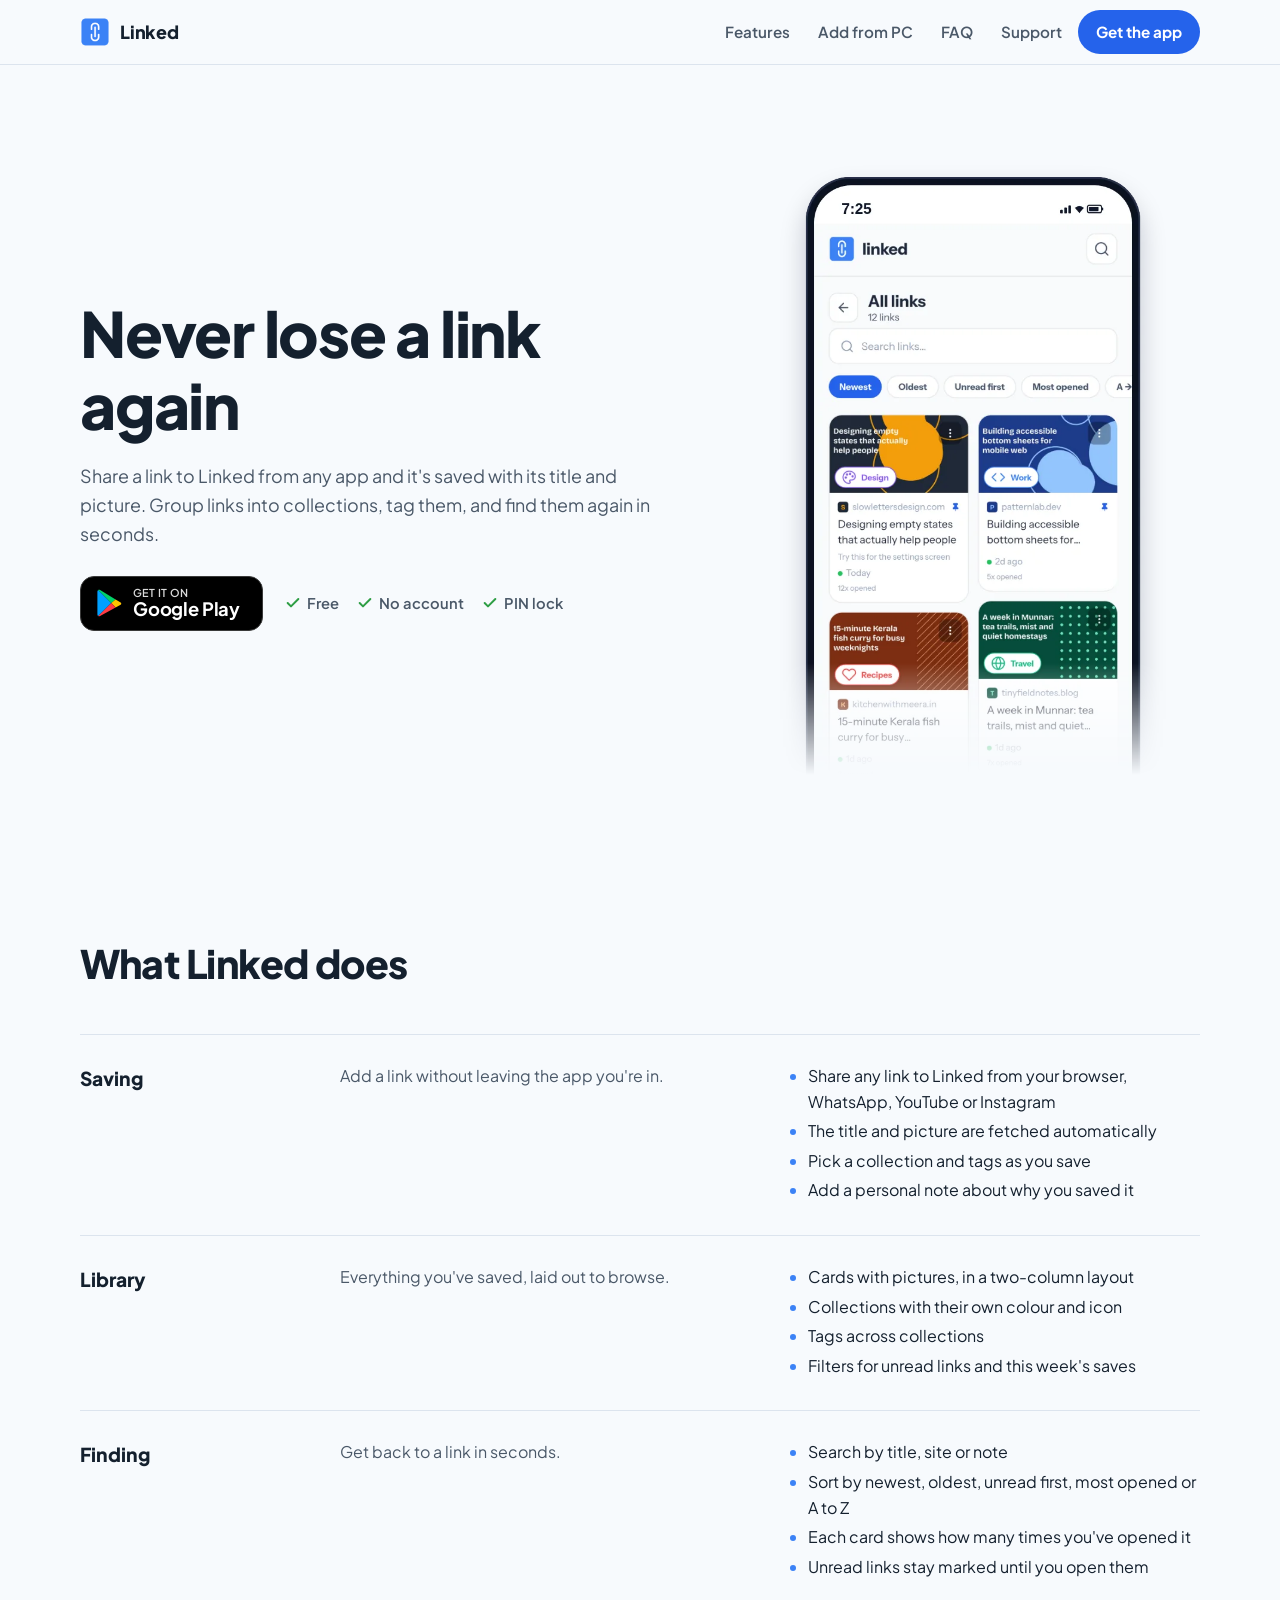
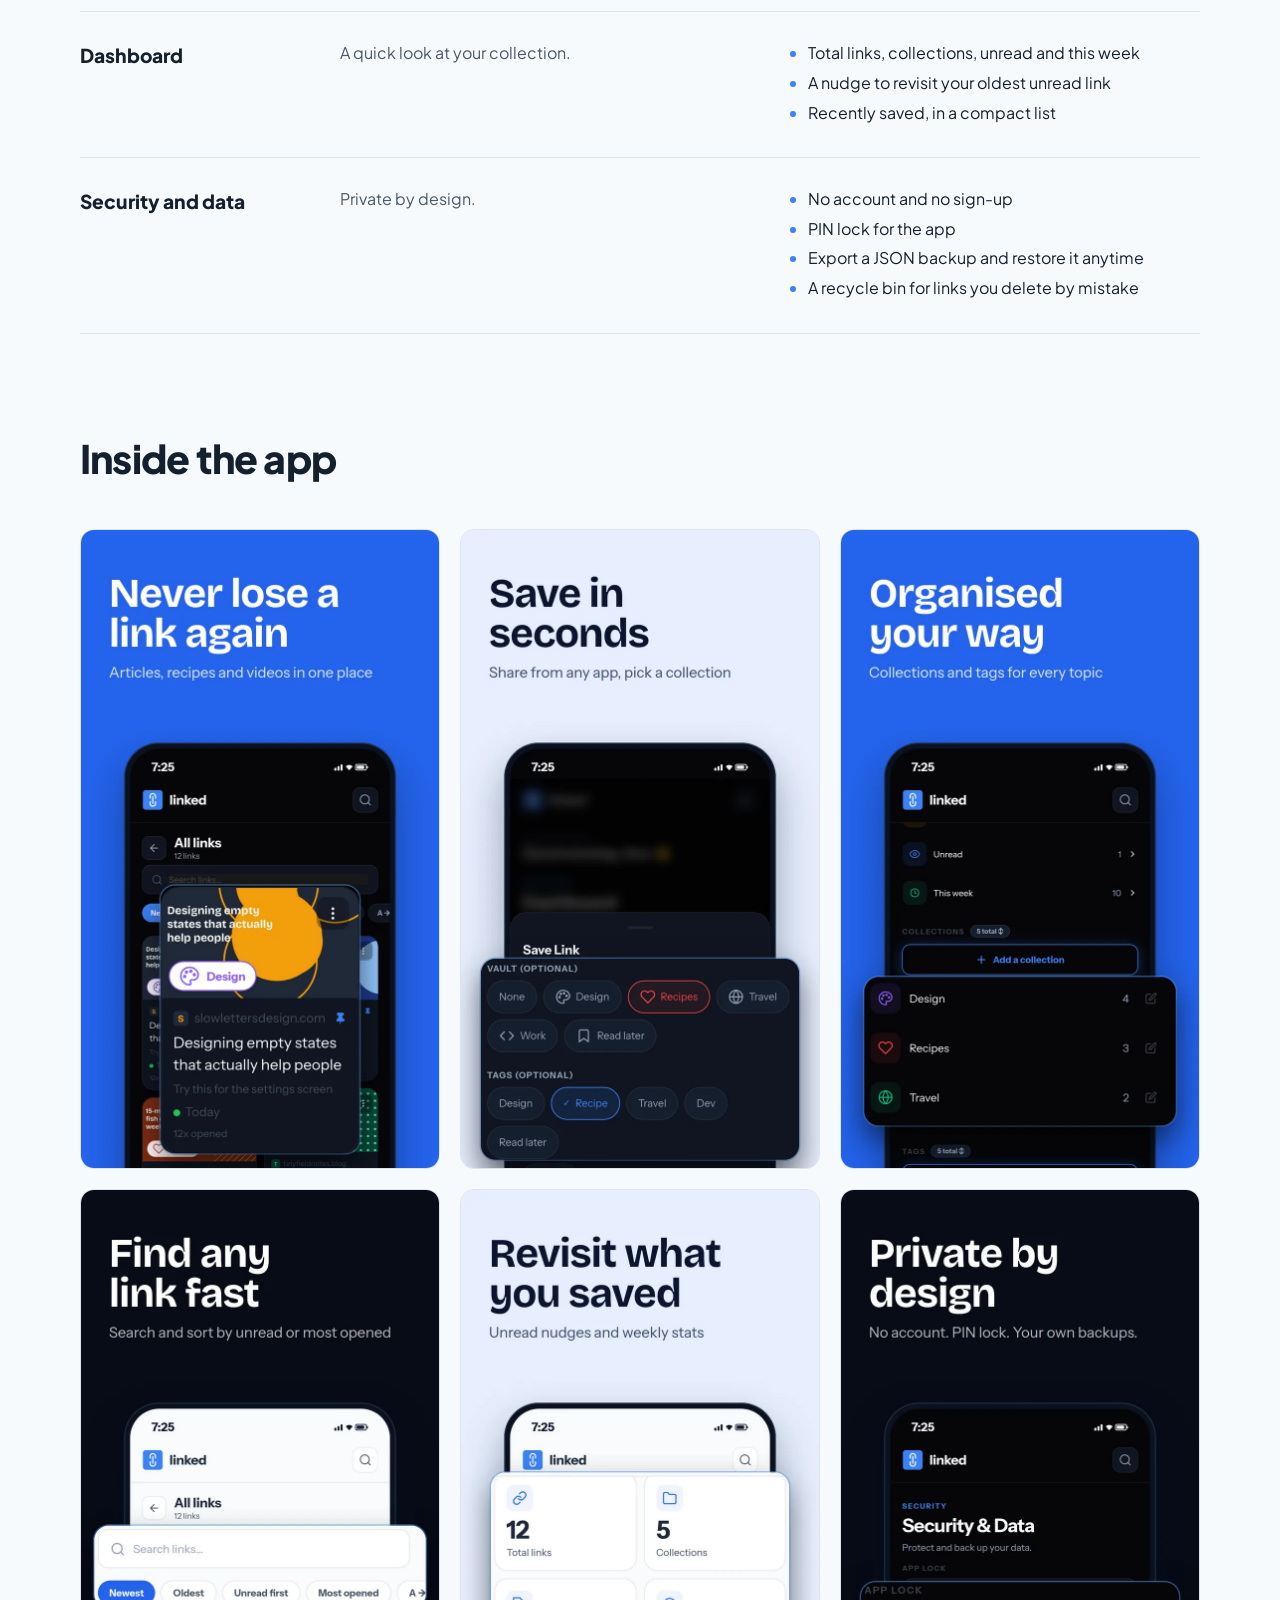
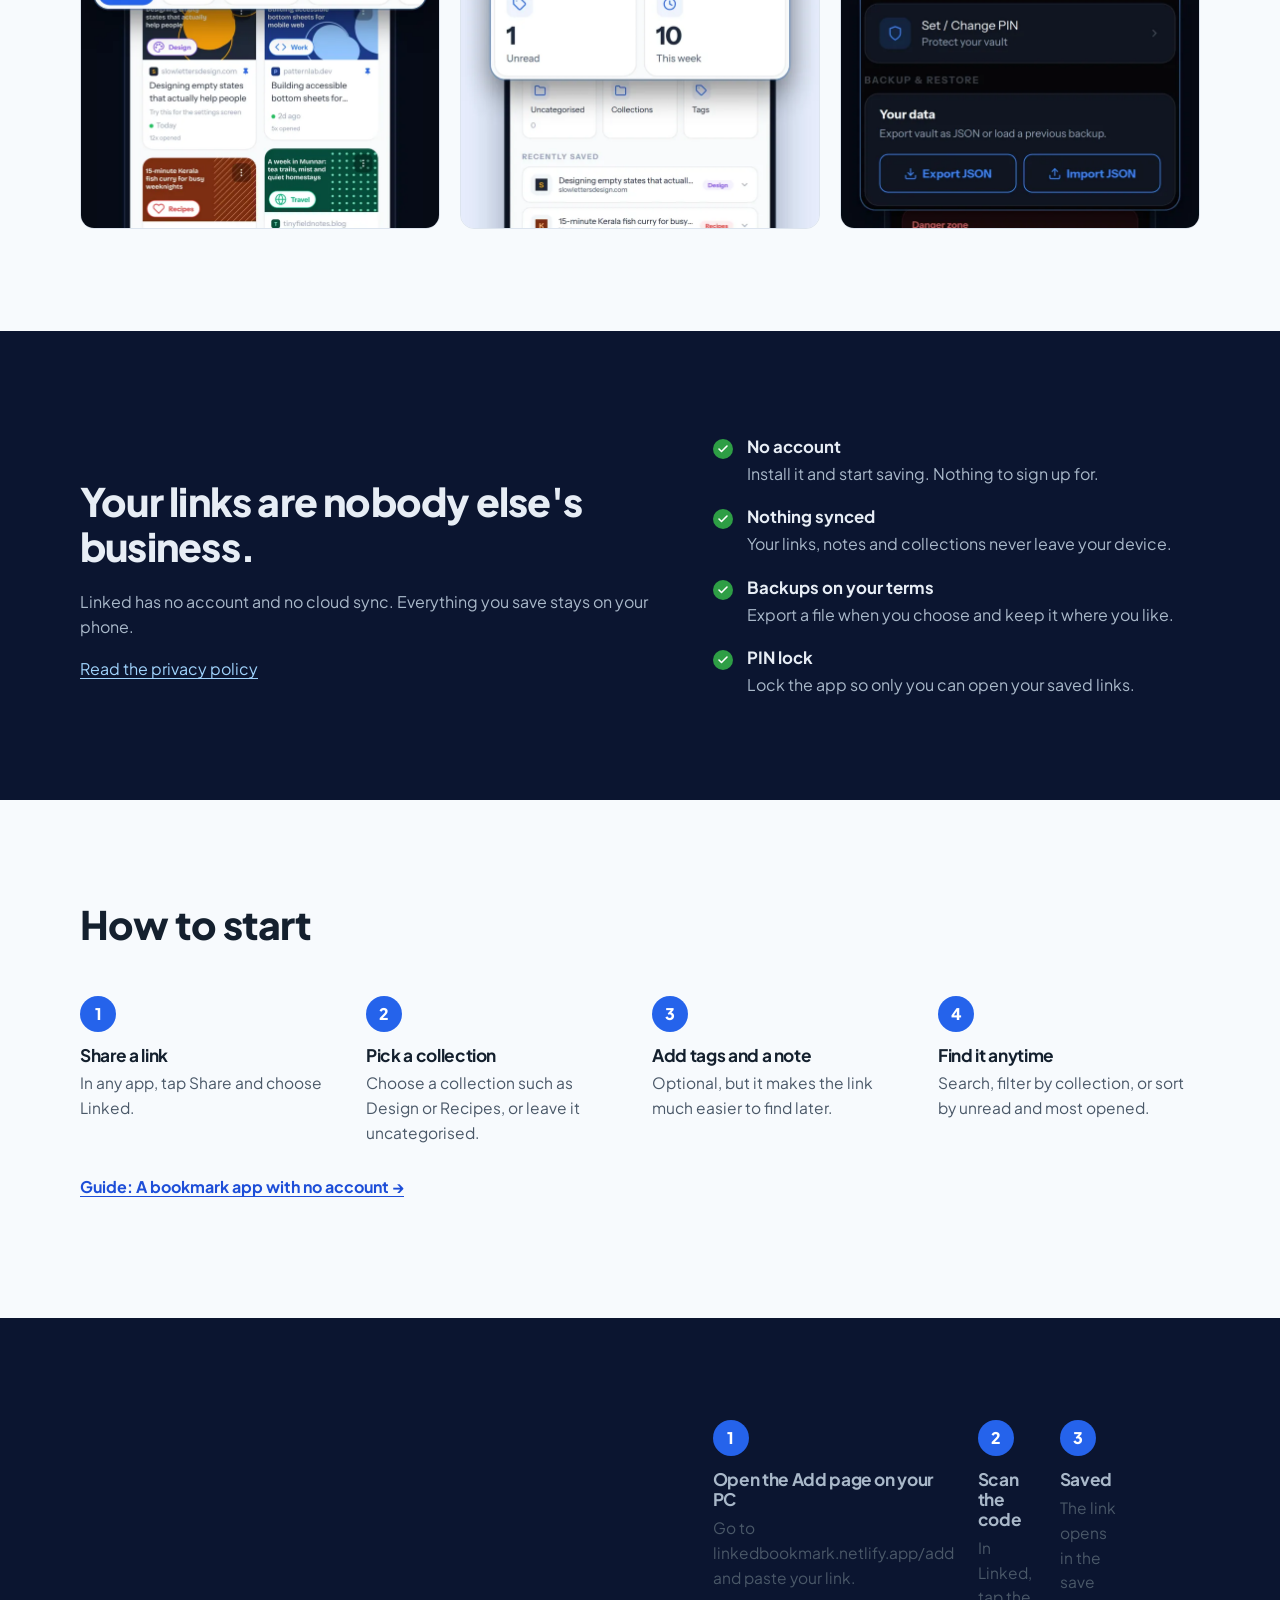
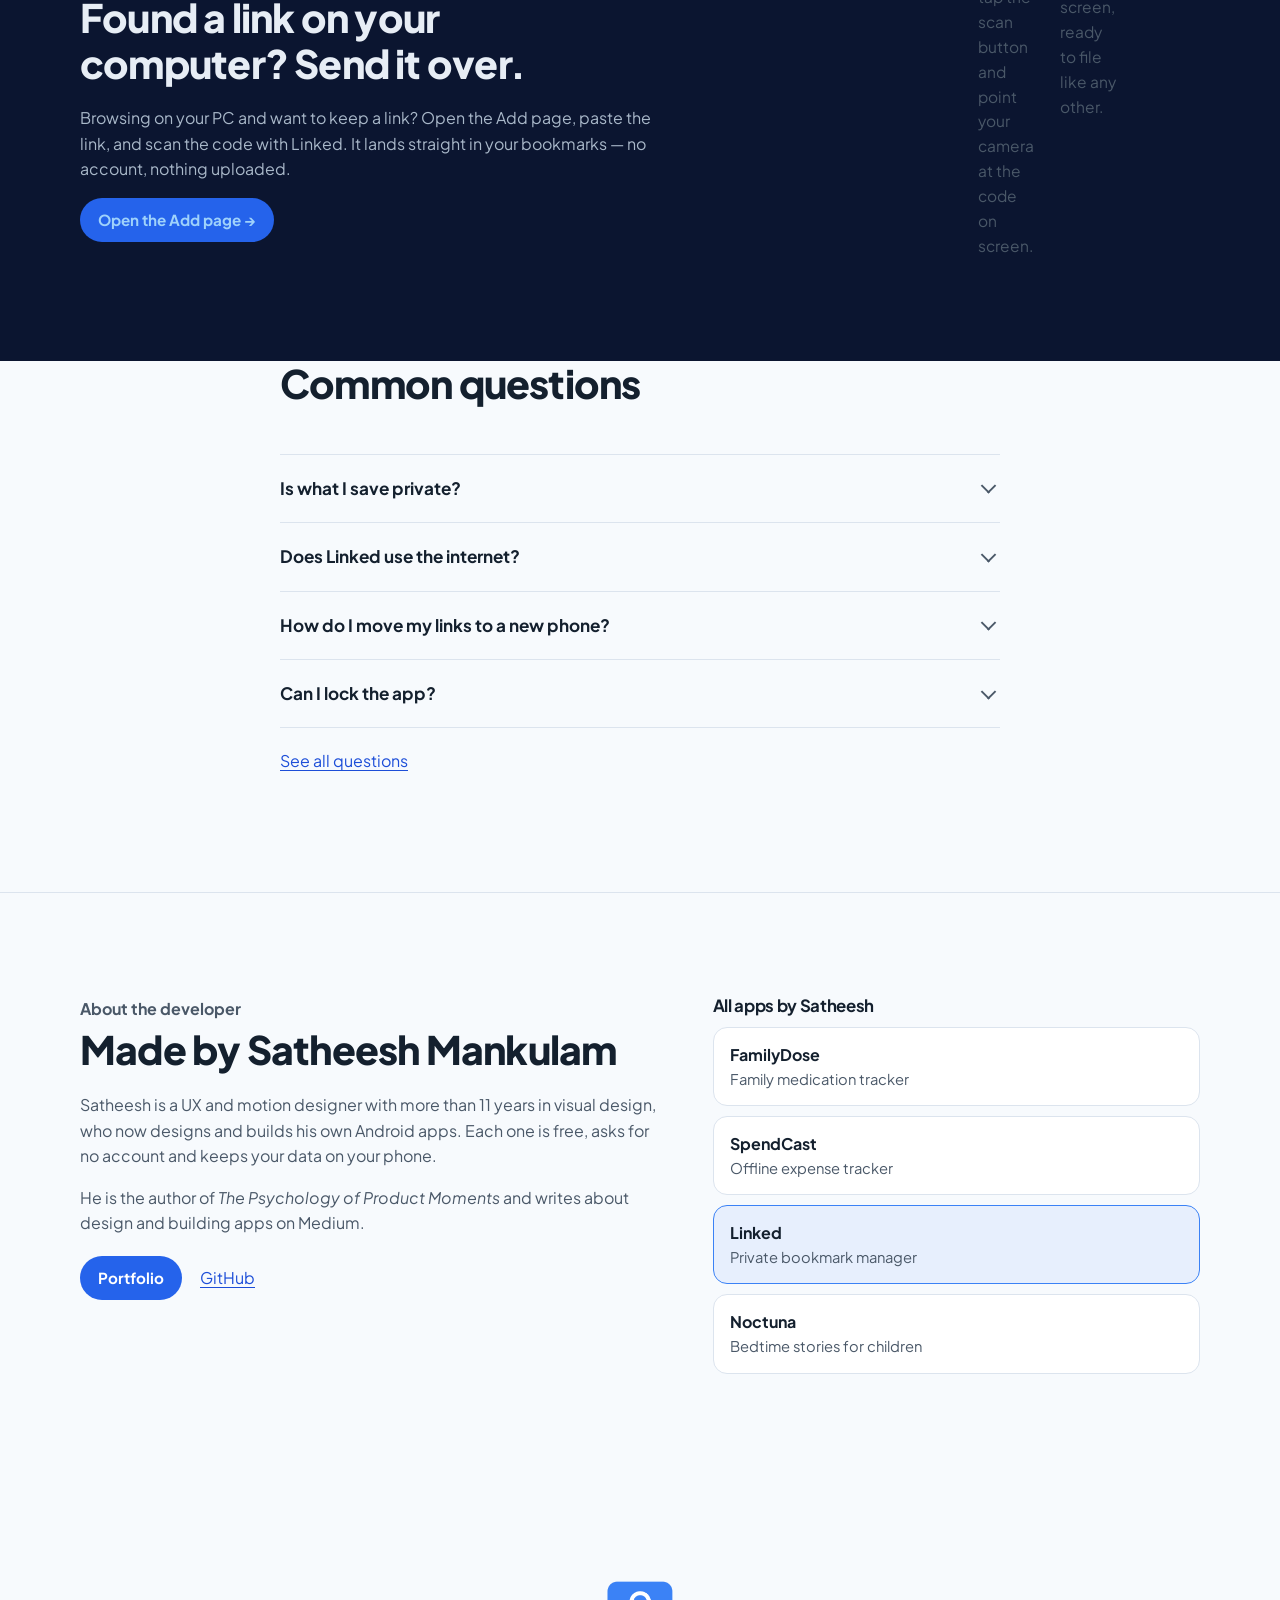
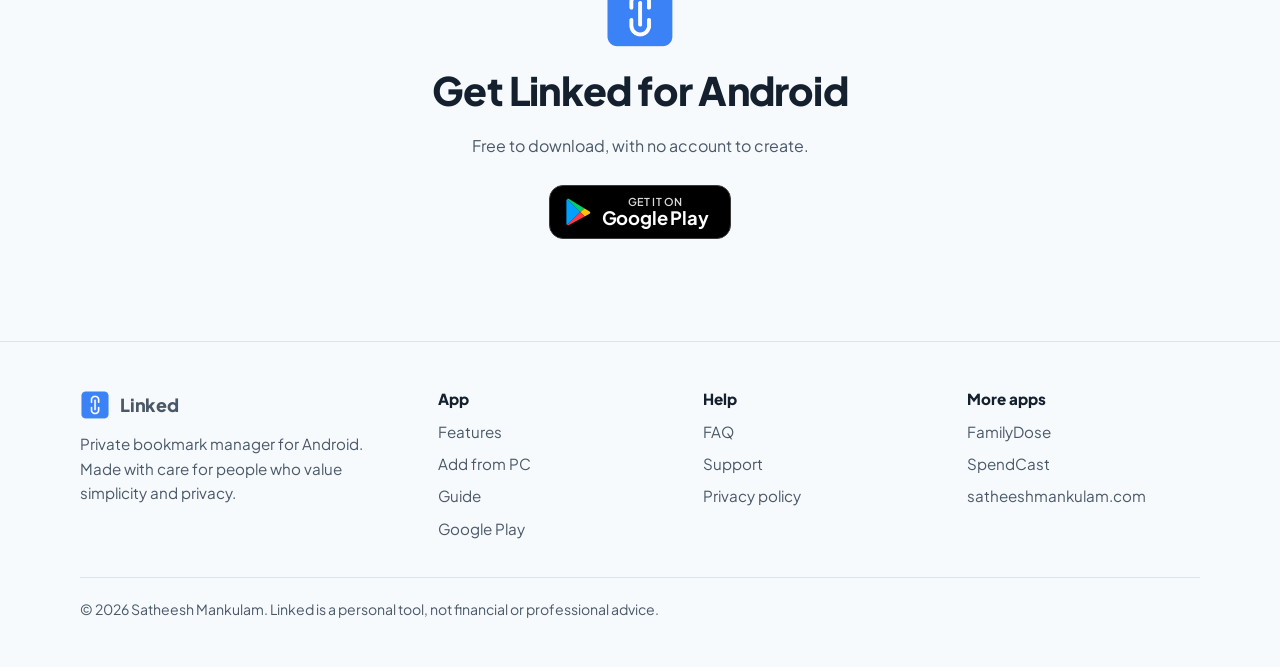
<file: index.html>
<!doctype html>
<html lang="en">
<head>
<meta charset="utf-8">
<meta name="viewport" content="width=device-width, initial-scale=1">
<title>Linked – Private bookmark manager for Android</title>
<meta name="description" content="Save links from any app, organise them into collections and tags, and find them again in seconds. No account, PIN lock and backups you control.">
<link rel="canonical" href="https://linkedbookmark.netlify.app/">
<meta name="theme-color" content="#F7FAFD" media="(prefers-color-scheme: light)">
<meta name="theme-color" content="#0D1520" media="(prefers-color-scheme: dark)">
<link rel="icon" type="image/png" sizes="48x48" href="/assets/favicon-48.png">
<link rel="apple-touch-icon" href="/assets/apple-touch-icon.png">
<meta property="og:type" content="website">
<meta property="og:site_name" content="Linked">
<meta property="og:title" content="Linked – Private bookmark manager for Android">
<meta property="og:description" content="Save links from any app, organise them into collections and tags, and find them again in seconds. No account, PIN lock and backups you control.">
<meta property="og:url" content="https://linkedbookmark.netlify.app/">
<meta property="og:image" content="https://linkedbookmark.netlify.app/assets/og-image.png">
<meta name="twitter:card" content="summary_large_image">
<link rel="preconnect" href="https://fonts.googleapis.com">
<link rel="preconnect" href="https://fonts.gstatic.com" crossorigin>
<link rel="stylesheet" href="https://fonts.googleapis.com/css2?family=Plus+Jakarta+Sans:wght@400;600;700;800&display=swap">
<link rel="stylesheet" href="/assets/site.css">
<script src="/assets/analytics.js" defer></script>
<script type="application/ld+json">{"@context": "https://schema.org", "@type": "MobileApplication", "name": "Linked", "operatingSystem": "Android", "applicationCategory": "UtilitiesApplication", "description": "Save links from any app, organise them into collections and tags, and find them again in seconds. No account, PIN lock and backups you control.", "url": "https://linkedbookmark.netlify.app/", "downloadUrl": "https://play.google.com/store/apps/details?id=com.satheesh.linkvault", "installUrl": "https://play.google.com/store/apps/details?id=com.satheesh.linkvault", "image": "https://linkedbookmark.netlify.app/assets/logo-512.png", "screenshot": ["https://linkedbookmark.netlify.app/assets/screenshot-01.webp", "https://linkedbookmark.netlify.app/assets/screenshot-02.webp", "https://linkedbookmark.netlify.app/assets/screenshot-03.webp", "https://linkedbookmark.netlify.app/assets/screenshot-04.webp", "https://linkedbookmark.netlify.app/assets/screenshot-05.webp", "https://linkedbookmark.netlify.app/assets/screenshot-06.webp"], "offers": {"@type": "Offer", "price": "0", "priceCurrency": "INR"}, "author": {"@type": "Person", "name": "Satheesh Mankulam", "url": "https://satheeshmankulam.com"}}</script><script type="application/ld+json">{"@context": "https://schema.org", "@type": "Person", "name": "Satheesh Mankulam", "url": "https://satheeshmankulam.com", "jobTitle": "UX Designer", "sameAs": ["https://satheeshmankulam.com", "https://github.com/satheeshmankulam-del"], "knowsAbout": ["UX design", "Motion design", "Android app development"]}</script>
</head>
<body>
<a class="skip" href="#main">Skip to content</a>
<header class="site-header">
  <div class="wrap header-row">
    <a class="brand" href="/"><img src="/assets/logo-96.png" alt="" width="30" height="30">Linked</a>
    <button class="menu-btn" type="button" aria-expanded="false" aria-controls="site-nav">
      <span class="sr-only">Menu</span>
      <svg width="22" height="22" viewBox="0 0 24 24" fill="none" stroke="currentColor" stroke-width="2.2" stroke-linecap="round" aria-hidden="true"><line x1="4" y1="7" x2="20" y2="7"/><line x1="4" y1="12" x2="20" y2="12"/><line x1="4" y1="17" x2="20" y2="17"/></svg>
    </button>
    <nav class="nav" id="site-nav" aria-label="Main"><a href="/#features">Features</a><a href="/add/">Add from PC</a><a href="/faq/">FAQ</a><a href="/support/">Support</a>
      <a class="btn" href="https://play.google.com/store/apps/details?id=com.satheesh.linkvault" rel="noopener">Get the app</a>
    </nav>
  </div>
</header>
<main id="main">
  <section class="hero"><div class="wrap hero-grid">
    <div>
      <h1>Never lose a link again</h1>
      <p class="lede">Share a link to Linked from any app and it's saved with its title and picture. Group links into collections, tag them, and find them again in seconds.</p>
      <div class="hero-actions"><a class="btn btn-play" href="https://play.google.com/store/apps/details?id=com.satheesh.linkvault" rel="noopener"><svg viewBox="0 0 26 28" aria-hidden="true"><path fill="#00A0FF" d="M1.2 1 14.3 14 1.2 27c-.5-.3-.8-.9-.8-1.6V2.6c0-.7.3-1.3.8-1.6z"/><path fill="#00D26A" d="M1.2 1c.5-.3 1.2-.3 1.9.1L18.6 10.6 14.3 14z"/><path fill="#FFC400" d="m18.6 10.6 5 2.8c.9.5.9 1.8 0 2.3l-5 2.8-4.3-4.5z"/><path fill="#FF3B44" d="M14.3 14l4.3 4.5L3.1 26.9c-.7.4-1.4.4-1.9.1z"/></svg><span><small>GET IT ON</small>Google Play</span></a><ul class="facts"><li><svg viewBox="0 0 24 24" fill="none" stroke="currentColor" stroke-width="3" stroke-linecap="round" stroke-linejoin="round" aria-hidden="true"><polyline points="20 6 9 17 4 12"/></svg>Free</li><li><svg viewBox="0 0 24 24" fill="none" stroke="currentColor" stroke-width="3" stroke-linecap="round" stroke-linejoin="round" aria-hidden="true"><polyline points="20 6 9 17 4 12"/></svg>No account</li><li><svg viewBox="0 0 24 24" fill="none" stroke="currentColor" stroke-width="3" stroke-linecap="round" stroke-linejoin="round" aria-hidden="true"><polyline points="20 6 9 17 4 12"/></svg>PIN lock</li></ul></div>
    </div>
    <picture class="hero-phone">
      <source srcset="/assets/hero-phone-dark.webp" media="(prefers-color-scheme: dark)">
      <img src="/assets/hero-phone.webp" width="760" height="1040" alt="Linked showing saved links as cards with pictures, collection labels and how many times each was opened">
    </picture>
  </div></section>

  <section class="section" id="features" aria-labelledby="ft"><div class="wrap">
    <div class="section-head"><h2 id="ft">What Linked does</h2></div>
    <div class="tab-groups"><div class="tab-group"><div class="tab-name">Saving</div><p>Add a link without leaving the app you're in.</p><ul><li>Share any link to Linked from your browser, WhatsApp, YouTube or Instagram</li><li>The title and picture are fetched automatically</li><li>Pick a collection and tags as you save</li><li>Add a personal note about why you saved it</li></ul></div><div class="tab-group"><div class="tab-name">Library</div><p>Everything you've saved, laid out to browse.</p><ul><li>Cards with pictures, in a two-column layout</li><li>Collections with their own colour and icon</li><li>Tags across collections</li><li>Filters for unread links and this week's saves</li></ul></div><div class="tab-group"><div class="tab-name">Finding</div><p>Get back to a link in seconds.</p><ul><li>Search by title, site or note</li><li>Sort by newest, oldest, unread first, most opened or A to Z</li><li>Each card shows how many times you've opened it</li><li>Unread links stay marked until you open them</li></ul></div><div class="tab-group"><div class="tab-name">Dashboard</div><p>A quick look at your collection.</p><ul><li>Total links, collections, unread and this week</li><li>A nudge to revisit your oldest unread link</li><li>Recently saved, in a compact list</li></ul></div><div class="tab-group"><div class="tab-name">Security and data</div><p>Private by design.</p><ul><li>No account and no sign-up</li><li>PIN lock for the app</li><li>Export a JSON backup and restore it anytime</li><li>A recycle bin for links you delete by mistake</li></ul></div></div>
  </div></section>

  <section class="section" style="padding-top:0" aria-labelledby="sc"><div class="wrap">
    <div class="section-head"><h2 id="sc">Inside the app</h2></div>
    <div class="screens"><figure><img src="/assets/screenshot-01.webp" width="720" height="1280" loading="lazy" alt="Linked screenshot 1"></figure><figure><img src="/assets/screenshot-02.webp" width="720" height="1280" loading="lazy" alt="Linked screenshot 2"></figure><figure><img src="/assets/screenshot-03.webp" width="720" height="1280" loading="lazy" alt="Linked screenshot 3"></figure><figure><img src="/assets/screenshot-04.webp" width="720" height="1280" loading="lazy" alt="Linked screenshot 4"></figure><figure><img src="/assets/screenshot-05.webp" width="720" height="1280" loading="lazy" alt="Linked screenshot 5"></figure><figure><img src="/assets/screenshot-06.webp" width="720" height="1280" loading="lazy" alt="Linked screenshot 6"></figure></div>
  </div></section>

  <section class="section band" aria-labelledby="pv"><div class="wrap band-grid">
    <div><h2 id="pv">Your links are nobody else's business.</h2><p>Linked has no account and no cloud sync. Everything you save stays on your phone.</p><p><a href="/privacy/">Read the privacy policy</a></p></div>
    <ul class="promise"><li><strong>No account</strong>Install it and start saving. Nothing to sign up for.</li><li><strong>Nothing synced</strong>Your links, notes and collections never leave your device.</li><li><strong>Backups on your terms</strong>Export a file when you choose and keep it where you like.</li><li><strong>PIN lock</strong>Lock the app so only you can open your saved links.</li></ul>
  </div></section>

  <section class="section" aria-labelledby="hw"><div class="wrap">
    <div class="section-head"><h2 id="hw">How to start</h2></div>
    <ol class="steps"><li><h3>Share a link</h3><p>In any app, tap Share and choose Linked.</p></li><li><h3>Pick a collection</h3><p>Choose a collection such as Design or Recipes, or leave it uncategorised.</p></li><li><h3>Add tags and a note</h3><p>Optional, but it makes the link much easier to find later.</p></li><li><h3>Find it anytime</h3><p>Search, filter by collection, or sort by unread and most opened.</p></li></ol>
    <p class="guide-link"><a href="/bookmark-app-without-account/">Guide: A bookmark app with no account →</a></p>
  </div></section>

  <section class="section band" id="from-pc" aria-labelledby="pc"><div class="wrap band-grid">
    <div>
      <h2 id="pc">Found a link on your computer? Send it over.</h2>
      <p>Browsing on your PC and want to keep a link? Open the Add page, paste the link, and scan the code with Linked. It lands straight in your bookmarks — no account, nothing uploaded.</p>
      <p><a class="btn" href="/add/">Open the Add page →</a></p>
    </div>
    <ol class="steps">
      <li><h3>Open the Add page on your PC</h3><p>Go to linkedbookmark.netlify.app/add and paste your link.</p></li>
      <li><h3>Scan the code</h3><p>In Linked, tap the scan button and point your camera at the code on screen.</p></li>
      <li><h3>Saved</h3><p>The link opens in the save screen, ready to file like any other.</p></li>
    </ol>
  </div></section>

  <section class="section" style="padding-top:0" aria-labelledby="fq"><div class="narrow">
    <div class="section-head"><h2 id="fq">Common questions</h2></div>
    <div class="faq"><details><summary>Is what I save private?</summary><div class="answer"><p>Yes. Your links, collections, tags and notes are stored only on your phone. Linked has no account and no cloud sync.</p></div></details><details><summary>Does Linked use the internet?</summary><div class="answer"><p>Only to fetch a link's title and picture when you save it. The web address you saved is sent to a preview service for that, and nothing else about you is sent. Everything you have already saved works without a connection.</p></div></details><details><summary>How do I move my links to a new phone?</summary><div class="answer"><p>Open the Security tab, tap Export JSON and save the file. On the new phone, install Linked and use Import JSON.</p></div></details><details><summary>Can I lock the app?</summary><div class="answer"><p>Yes. Set a PIN in the Security tab and Linked asks for it each time you open the app.</p></div></details></div>
    <p style="margin-top:20px"><a href="/faq/">See all questions</a></p>
  </div></section>


  <section class="section about-dev" aria-labelledby="dev-title"><div class="wrap about-grid">
    <div>
      <p class="eyebrow-plain">About the developer</p>
      <h2 id="dev-title">Made by Satheesh Mankulam</h2>
      <p>Satheesh is a UX and motion designer with more than 11 years in visual design, who now designs and builds his own Android apps. Each one is free, asks for no account and keeps your data on your phone.</p>
      <p>He is the author of <em>The Psychology of Product Moments</em> and writes about design and building apps on Medium.</p>
      <p class="dev-links"><a class="btn" href="https://satheeshmankulam.com" rel="noopener">Portfolio</a> <a href="https://github.com/satheeshmankulam-del" rel="noopener">GitHub</a></p>
    </div>
    <div>
      <h3>All apps by Satheesh</h3>
      <ul class="app-list"><li><a href="https://familydose.netlify.app"><strong>FamilyDose</strong><span>Family medication tracker</span></a></li><li><a href="https://spendcast.netlify.app"><strong>SpendCast</strong><span>Offline expense tracker</span></a></li><li><a href="https://linkedbookmark.netlify.app" aria-current="page"><strong>Linked</strong><span>Private bookmark manager</span></a></li><li><a href="https://noctuna.netlify.app"><strong>Noctuna</strong><span>Bedtime stories for children</span></a></li></ul>
    </div>
  </div></section>

  <section class="section cta" aria-labelledby="ct"><div class="narrow">
    <img src="/assets/logo-512.png" width="72" height="72" alt="">
    <h2 id="ct">Get Linked for Android</h2>
    <p>Free to download, with no account to create.</p>
    <a class="btn btn-play" href="https://play.google.com/store/apps/details?id=com.satheesh.linkvault" rel="noopener"><svg viewBox="0 0 26 28" aria-hidden="true"><path fill="#00A0FF" d="M1.2 1 14.3 14 1.2 27c-.5-.3-.8-.9-.8-1.6V2.6c0-.7.3-1.3.8-1.6z"/><path fill="#00D26A" d="M1.2 1c.5-.3 1.2-.3 1.9.1L18.6 10.6 14.3 14z"/><path fill="#FFC400" d="m18.6 10.6 5 2.8c.9.5.9 1.8 0 2.3l-5 2.8-4.3-4.5z"/><path fill="#FF3B44" d="M14.3 14l4.3 4.5L3.1 26.9c-.7.4-1.4.4-1.9.1z"/></svg><span><small>GET IT ON</small>Google Play</span></a>
  </div></section>
</main>
<footer class="site-footer">
  <div class="wrap">
    <div class="footer-grid">
      <div>
        <a class="brand" href="/"><img src="/assets/logo-96.png" alt="" width="30" height="30">Linked</a>
        <p class="about" style="margin-top:12px">Private bookmark manager for Android. Made with care for people who value simplicity and privacy.</p>
      </div>
      <div><h2>App</h2><ul>
        <li><a href="/#features">Features</a></li>
        <li><a href="/add/">Add from PC</a></li>
        <li><a href="/bookmark-app-without-account/">Guide</a></li>
        <li><a href="https://play.google.com/store/apps/details?id=com.satheesh.linkvault" rel="noopener">Google Play</a></li>
      </ul></div>
      <div><h2>Help</h2><ul>
        <li><a href="/faq/">FAQ</a></li>
        <li><a href="/support/">Support</a></li>
        <li><a href="/privacy/">Privacy policy</a></li>
      </ul></div>
      <div><h2>More apps</h2><ul><li><a href="https://play.google.com/store/apps/details?id=com.familydose.app" rel="noopener">FamilyDose</a></li><li><a href="https://play.google.com/store/apps/details?id=com.satheesh.spendcast" rel="noopener">SpendCast</a></li>
        <li><a href="https://satheeshmankulam.com" rel="noopener">satheeshmankulam.com</a></li>
      </ul></div>
    </div>
    <p class="footer-base">&copy; <span data-year>2026</span> Satheesh Mankulam. Linked is a personal tool, not financial or professional advice.</p>
  </div>
</footer>
<script src="/assets/site.js" defer></script>
</body>
</html>
</file>
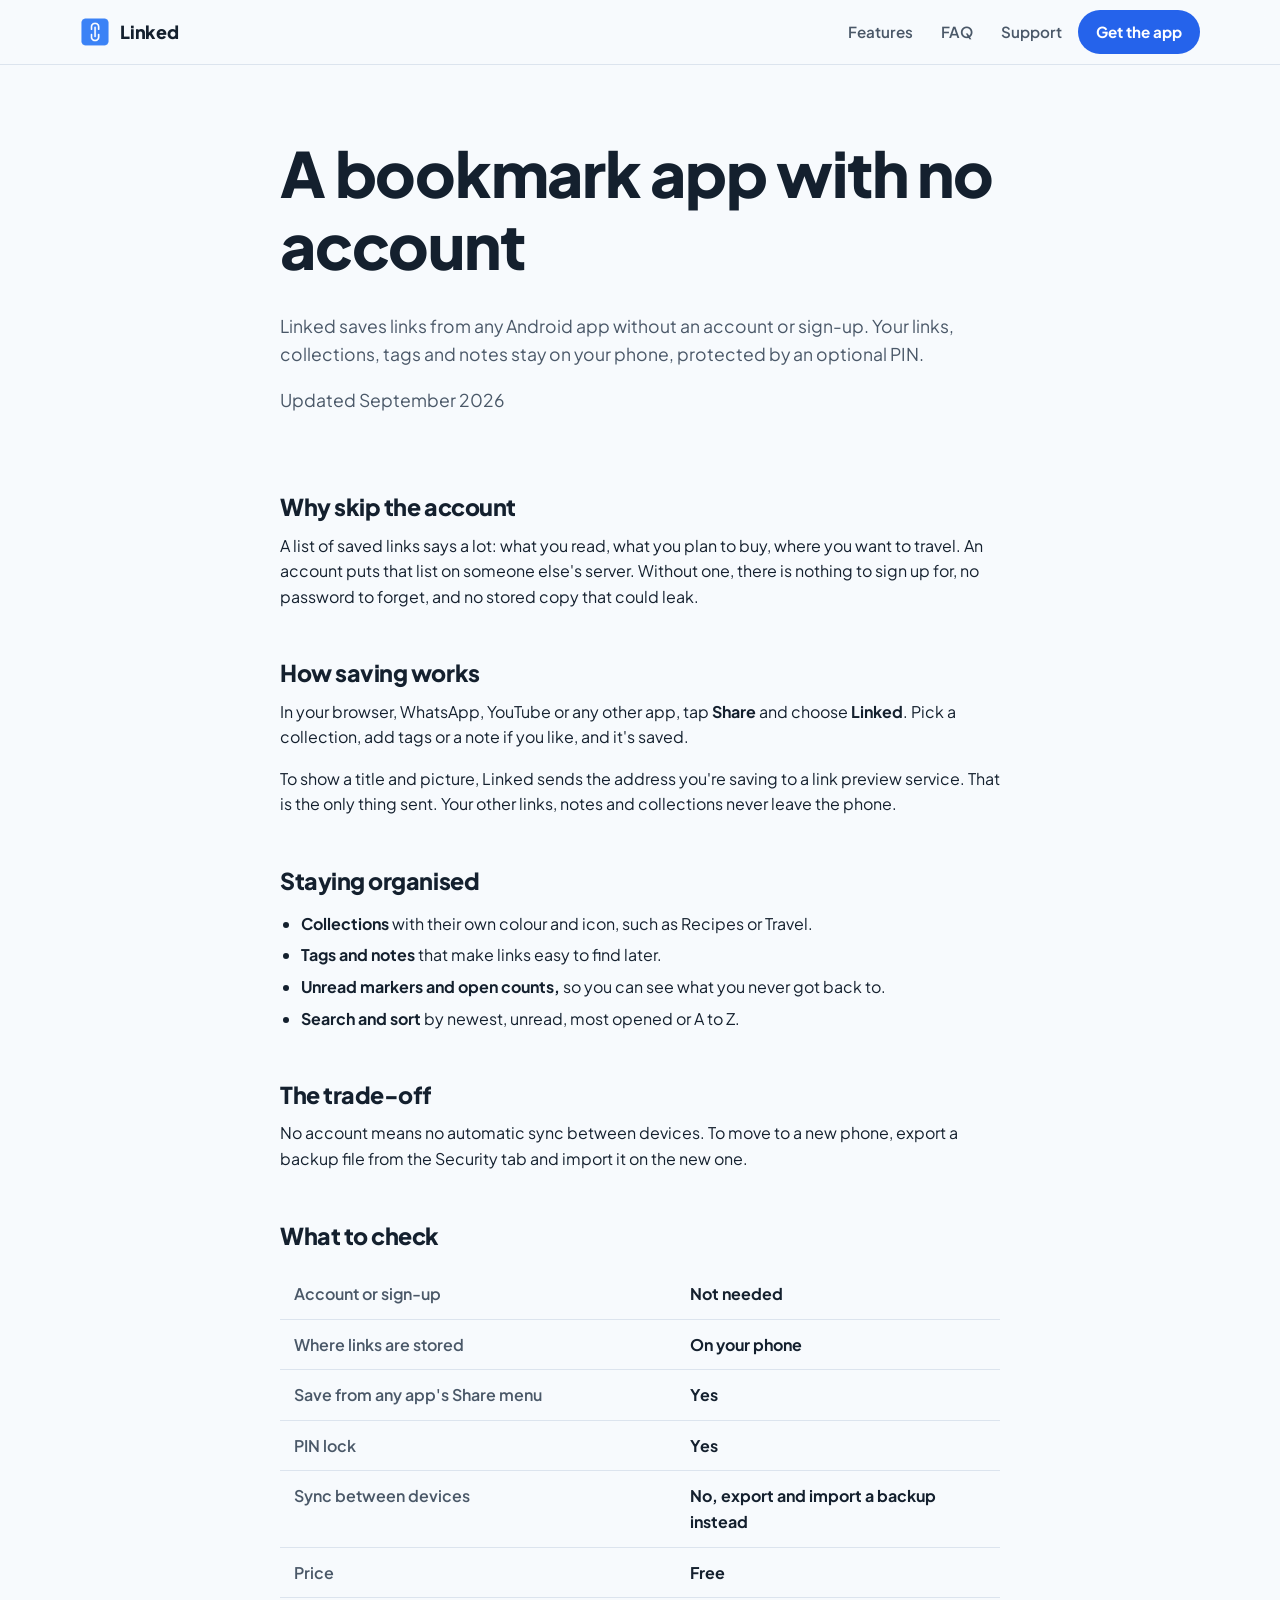
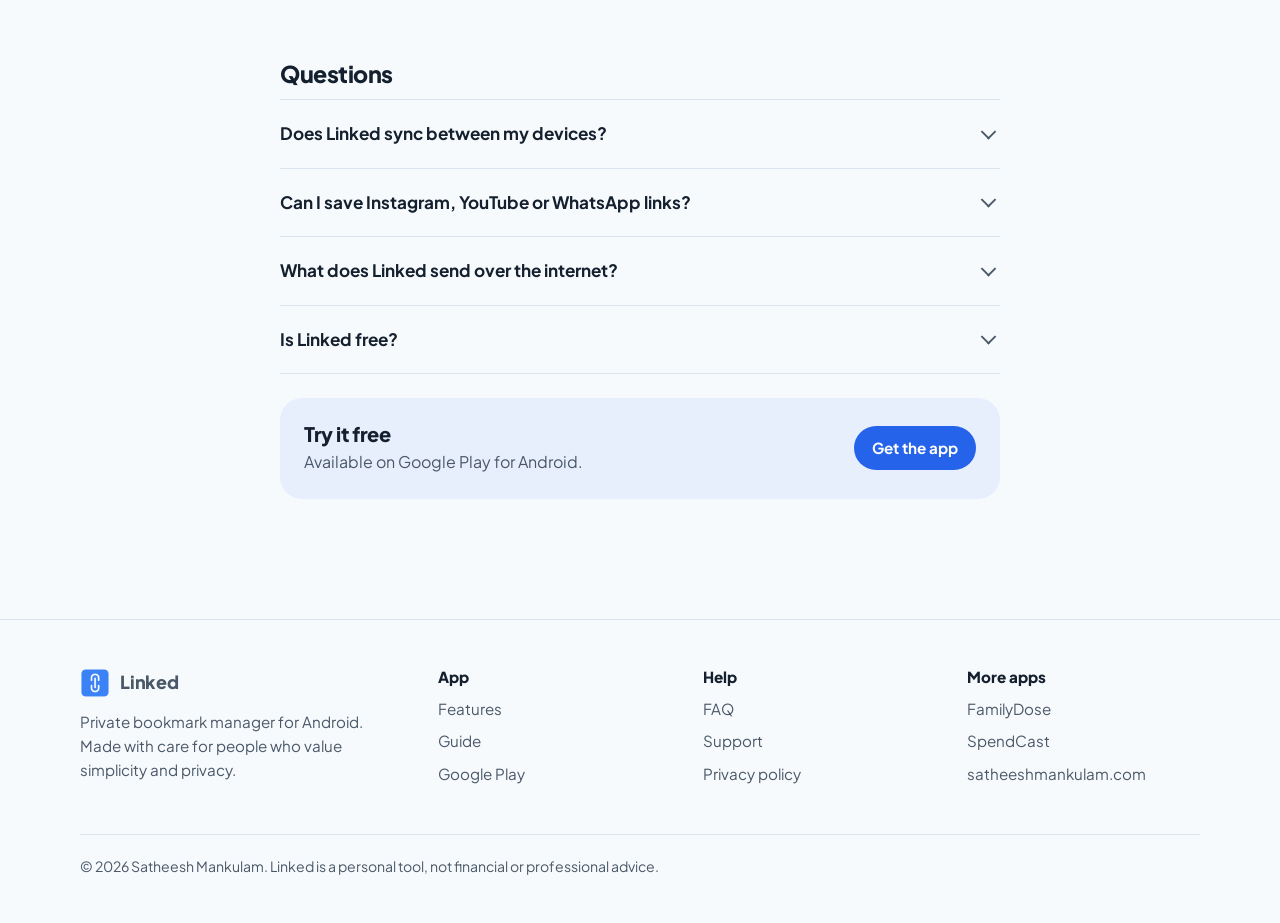
<file: bookmark-app-without-account/index.html>
<!doctype html>
<html lang="en">
<head>
<meta charset="utf-8">
<meta name="viewport" content="width=device-width, initial-scale=1">
<title>Bookmark app with no account or sign-up – Linked</title>
<meta name="description" content="Linked saves links from any Android app with no account. Collections, tags, notes and a PIN lock, with everything stored on your phone. Free.">
<link rel="canonical" href="https://linkedbookmark.netlify.app/bookmark-app-without-account/">
<meta name="theme-color" content="#F7FAFD" media="(prefers-color-scheme: light)">
<meta name="theme-color" content="#0D1520" media="(prefers-color-scheme: dark)">
<link rel="icon" type="image/png" sizes="48x48" href="/assets/favicon-48.png">
<link rel="apple-touch-icon" href="/assets/apple-touch-icon.png">
<meta property="og:type" content="website">
<meta property="og:site_name" content="Linked">
<meta property="og:title" content="Bookmark app with no account or sign-up – Linked">
<meta property="og:description" content="Linked saves links from any Android app with no account. Collections, tags, notes and a PIN lock, with everything stored on your phone. Free.">
<meta property="og:url" content="https://linkedbookmark.netlify.app/bookmark-app-without-account/">
<meta property="og:image" content="https://linkedbookmark.netlify.app/assets/og-image.png">
<meta name="twitter:card" content="summary_large_image">
<link rel="preconnect" href="https://fonts.googleapis.com">
<link rel="preconnect" href="https://fonts.gstatic.com" crossorigin>
<link rel="stylesheet" href="https://fonts.googleapis.com/css2?family=Plus+Jakarta+Sans:wght@400;600;700;800&display=swap">
<link rel="stylesheet" href="/assets/site.css">
<script src="/assets/analytics.js" defer></script>
<script type="application/ld+json">{"@context": "https://schema.org", "@type": "FAQPage", "mainEntity": [{"@type": "Question", "name": "Does Linked sync between my devices?", "acceptedAnswer": {"@type": "Answer", "text": "No. Everything stays on one phone. Export a backup from the Security tab to move your links to another phone."}}, {"@type": "Question", "name": "Can I save Instagram, YouTube or WhatsApp links?", "acceptedAnswer": {"@type": "Answer", "text": "Yes. Use the Share button in any app and choose Linked."}}, {"@type": "Question", "name": "What does Linked send over the internet?", "acceptedAnswer": {"@type": "Answer", "text": "Only the address of the link you're saving, to fetch its title and picture. Nothing else."}}, {"@type": "Question", "name": "Is Linked free?", "acceptedAnswer": {"@type": "Answer", "text": "Yes. It is free on Google Play, with no ads and no account."}}]}</script><script type="application/ld+json">{"@context": "https://schema.org", "@type": "Article", "headline": "A bookmark app with no account", "description": "Linked saves links from any Android app with no account. Collections, tags, notes and a PIN lock, with everything stored on your phone. Free.", "dateModified": "2026-09-18", "mainEntityOfPage": "https://linkedbookmark.netlify.app/bookmark-app-without-account/", "author": {"@type": "Person", "name": "Satheesh Mankulam", "url": "https://satheeshmankulam.com"}}</script>
</head>
<body>
<a class="skip" href="#main">Skip to content</a>
<header class="site-header">
  <div class="wrap header-row">
    <a class="brand" href="/"><img src="/assets/logo-96.png" alt="" width="30" height="30">Linked</a>
    <button class="menu-btn" type="button" aria-expanded="false" aria-controls="site-nav">
      <span class="sr-only">Menu</span>
      <svg width="22" height="22" viewBox="0 0 24 24" fill="none" stroke="currentColor" stroke-width="2.2" stroke-linecap="round" aria-hidden="true"><line x1="4" y1="7" x2="20" y2="7"/><line x1="4" y1="12" x2="20" y2="12"/><line x1="4" y1="17" x2="20" y2="17"/></svg>
    </button>
    <nav class="nav" id="site-nav" aria-label="Main"><a href="/#features">Features</a><a href="/faq/">FAQ</a><a href="/support/">Support</a>
      <a class="btn" href="https://play.google.com/store/apps/details?id=com.satheesh.linkvault" rel="noopener">Get the app</a>
    </nav>
  </div>
</header>
<main id="main">
  <article>
    <div class="narrow page-head">
      <h1>A bookmark app with no account</h1>
      <p class="lead-answer">Linked saves links from any Android app without an account or sign-up. Your links, collections, tags and notes stay on your phone, protected by an optional PIN.</p>
      <p class="meta">Updated September 2026</p>
    </div>
    <div class="narrow prose">
      <h2>Why skip the account</h2><p>A list of saved links says a lot: what you read, what you plan to buy, where you want to travel. An account puts that list on someone else's server. Without one, there is nothing to sign up for, no password to forget, and no stored copy that could leak.</p><h2>How saving works</h2><p>In your browser, WhatsApp, YouTube or any other app, tap <strong>Share</strong> and choose <strong>Linked</strong>. Pick a collection, add tags or a note if you like, and it's saved.</p><p>To show a title and picture, Linked sends the address you're saving to a link preview service. That is the only thing sent. Your other links, notes and collections never leave the phone.</p><h2>Staying organised</h2><ul><li><strong>Collections</strong> with their own colour and icon, such as Recipes or Travel.</li><li><strong>Tags and notes</strong> that make links easy to find later.</li><li><strong>Unread markers and open counts,</strong> so you can see what you never got back to.</li><li><strong>Search and sort</strong> by newest, unread, most opened or A to Z.</li></ul><h2>The trade-off</h2><p>No account means no automatic sync between devices. To move to a new phone, export a backup file from the Security tab and import it on the new one.</p>
      <h2>What to check</h2>
      <div class="table-wrap"><table class="checklist"><tbody><tr><th scope="row">Account or sign-up</th><td>Not needed</td></tr><tr><th scope="row">Where links are stored</th><td>On your phone</td></tr><tr><th scope="row">Save from any app's Share menu</th><td>Yes</td></tr><tr><th scope="row">PIN lock</th><td>Yes</td></tr><tr><th scope="row">Sync between devices</th><td>No, export and import a backup instead</td></tr><tr><th scope="row">Price</th><td>Free</td></tr></tbody></table></div>
      <h2>Questions</h2>
      <div class="faq"><details><summary>Does Linked sync between my devices?</summary><div class="answer"><p>No. Everything stays on one phone. Export a backup from the Security tab to move your links to another phone.</p></div></details><details><summary>Can I save Instagram, YouTube or WhatsApp links?</summary><div class="answer"><p>Yes. Use the Share button in any app and choose Linked.</p></div></details><details><summary>What does Linked send over the internet?</summary><div class="answer"><p>Only the address of the link you're saving, to fetch its title and picture. Nothing else.</p></div></details><details><summary>Is Linked free?</summary><div class="answer"><p>Yes. It is free on Google Play, with no ads and no account.</p></div></details></div>
      <div class="contact-card"><div><h2>Try it free</h2><p>Available on Google Play for Android.</p></div>
      <a class="btn" href="https://play.google.com/store/apps/details?id=com.satheesh.linkvault" rel="noopener">Get the app</a></div>
    </div>
  </article>
</main>
<footer class="site-footer">
  <div class="wrap">
    <div class="footer-grid">
      <div>
        <a class="brand" href="/"><img src="/assets/logo-96.png" alt="" width="30" height="30">Linked</a>
        <p class="about" style="margin-top:12px">Private bookmark manager for Android. Made with care for people who value simplicity and privacy.</p>
      </div>
      <div><h2>App</h2><ul>
        <li><a href="/#features">Features</a></li>
        <li><a href="/bookmark-app-without-account/">Guide</a></li>
        <li><a href="https://play.google.com/store/apps/details?id=com.satheesh.linkvault" rel="noopener">Google Play</a></li>
      </ul></div>
      <div><h2>Help</h2><ul>
        <li><a href="/faq/">FAQ</a></li>
        <li><a href="/support/">Support</a></li>
        <li><a href="/privacy/">Privacy policy</a></li>
      </ul></div>
      <div><h2>More apps</h2><ul><li><a href="https://play.google.com/store/apps/details?id=com.familydose.app" rel="noopener">FamilyDose</a></li><li><a href="https://play.google.com/store/apps/details?id=com.satheesh.spendcast" rel="noopener">SpendCast</a></li>
        <li><a href="https://satheeshmankulam.com" rel="noopener">satheeshmankulam.com</a></li>
      </ul></div>
    </div>
    <p class="footer-base">&copy; <span data-year>2026</span> Satheesh Mankulam. Linked is a personal tool, not financial or professional advice.</p>
  </div>
</footer>
<script src="/assets/site.js" defer></script>
</body>
</html>
</file>
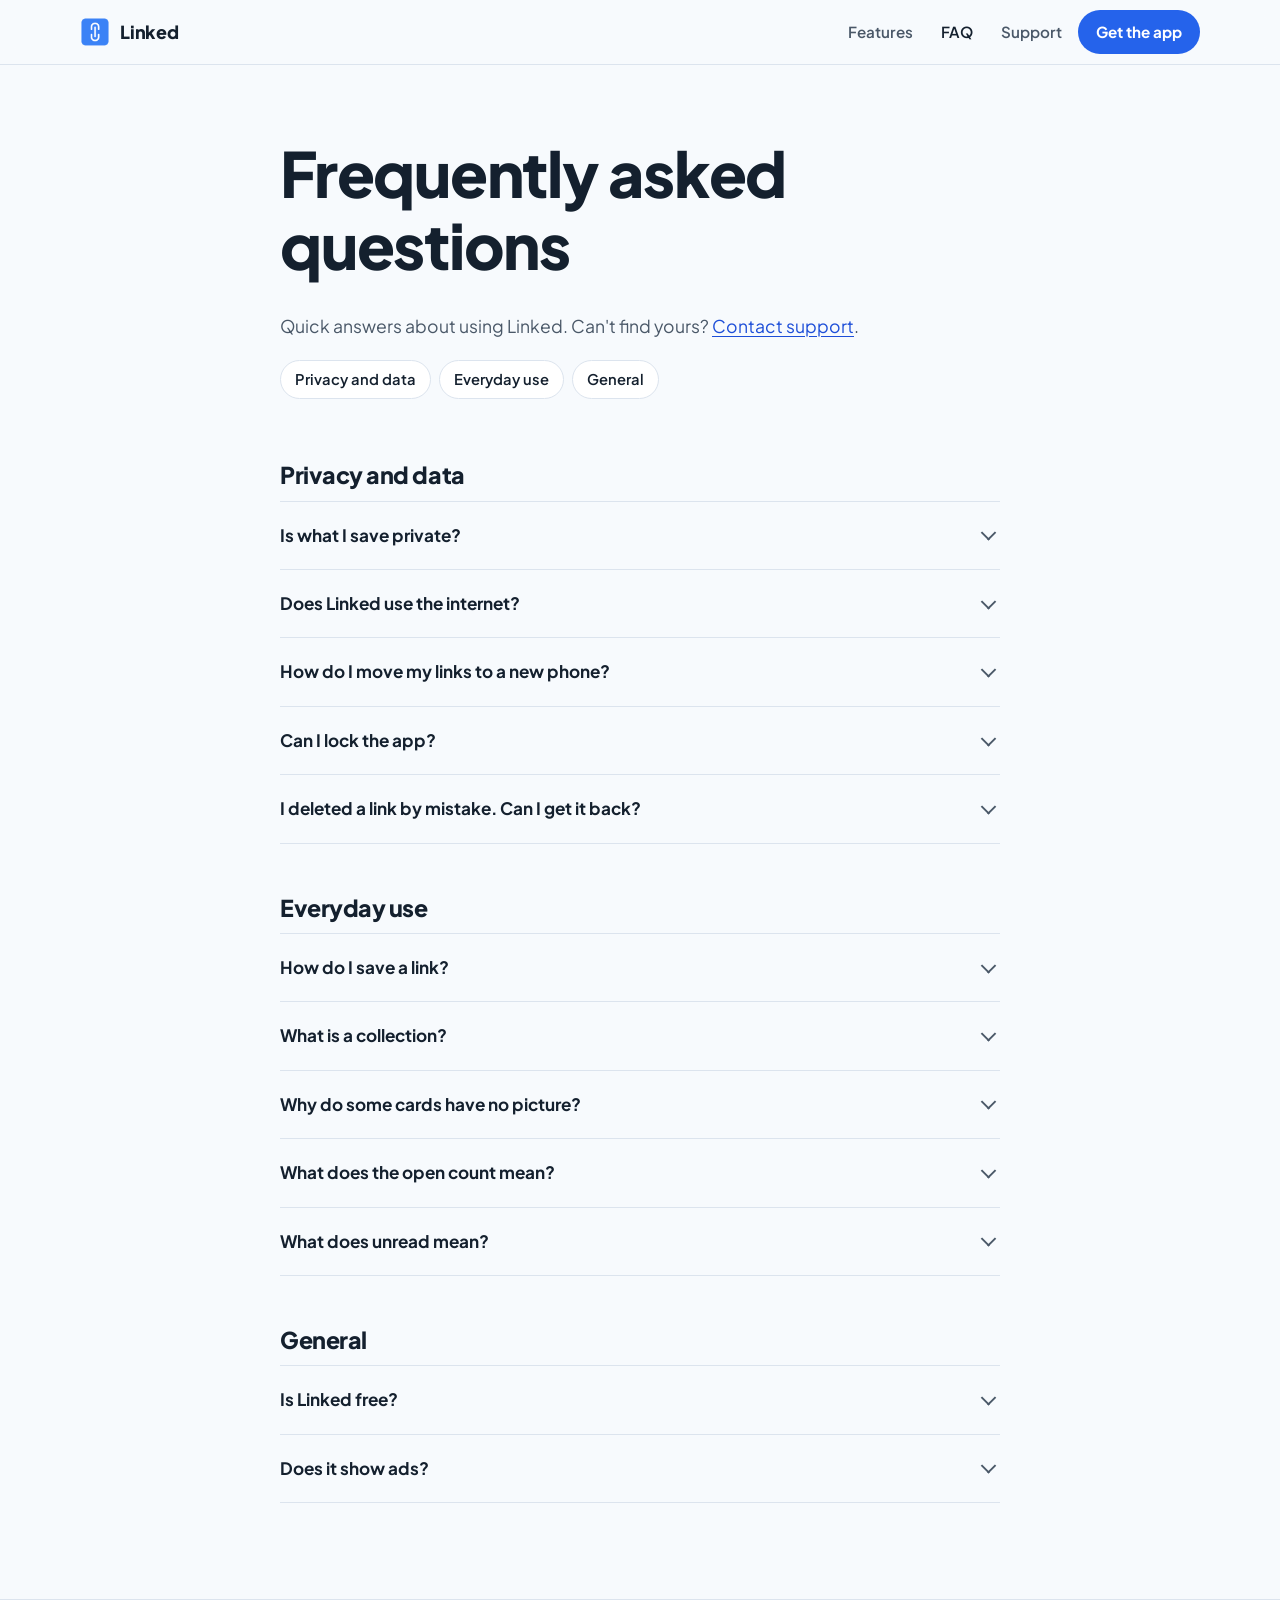
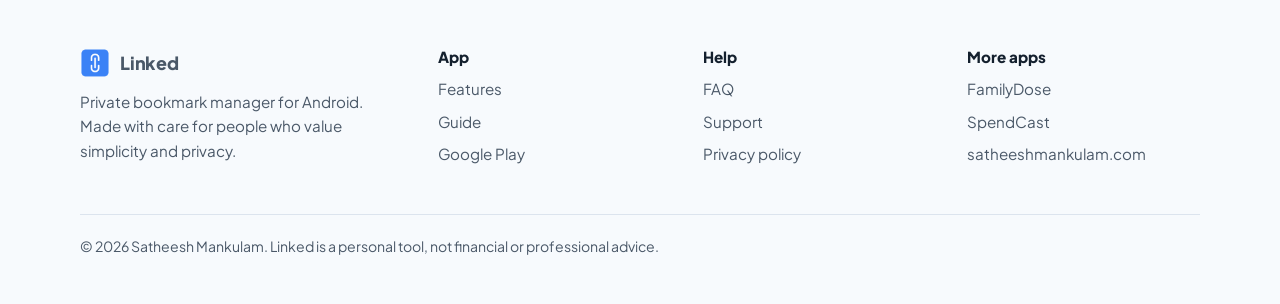
<file: faq/index.html>
<!doctype html>
<html lang="en">
<head>
<meta charset="utf-8">
<meta name="viewport" content="width=device-width, initial-scale=1">
<title>FAQ – Linked</title>
<meta name="description" content="Answers about Linked: privacy, backups, everyday use and more.">
<link rel="canonical" href="https://linkedbookmark.netlify.app/faq/">
<meta name="theme-color" content="#F7FAFD" media="(prefers-color-scheme: light)">
<meta name="theme-color" content="#0D1520" media="(prefers-color-scheme: dark)">
<link rel="icon" type="image/png" sizes="48x48" href="/assets/favicon-48.png">
<link rel="apple-touch-icon" href="/assets/apple-touch-icon.png">
<meta property="og:type" content="website">
<meta property="og:site_name" content="Linked">
<meta property="og:title" content="FAQ – Linked">
<meta property="og:description" content="Answers about Linked: privacy, backups, everyday use and more.">
<meta property="og:url" content="https://linkedbookmark.netlify.app/faq/">
<meta property="og:image" content="https://linkedbookmark.netlify.app/assets/og-image.png">
<meta name="twitter:card" content="summary_large_image">
<link rel="preconnect" href="https://fonts.googleapis.com">
<link rel="preconnect" href="https://fonts.gstatic.com" crossorigin>
<link rel="stylesheet" href="https://fonts.googleapis.com/css2?family=Plus+Jakarta+Sans:wght@400;600;700;800&display=swap">
<link rel="stylesheet" href="/assets/site.css">
<script src="/assets/analytics.js" defer></script>
<script type="application/ld+json">{"@context": "https://schema.org", "@type": "FAQPage", "mainEntity": [{"@type": "Question", "name": "Is what I save private?", "acceptedAnswer": {"@type": "Answer", "text": "Yes. Your links, collections, tags and notes are stored only on your phone. Linked has no account and no cloud sync."}}, {"@type": "Question", "name": "Does Linked use the internet?", "acceptedAnswer": {"@type": "Answer", "text": "Only to fetch a link's title and picture when you save it. The web address you saved is sent to a preview service for that, and nothing else about you is sent. Everything you have already saved works without a connection."}}, {"@type": "Question", "name": "How do I move my links to a new phone?", "acceptedAnswer": {"@type": "Answer", "text": "Open the Security tab, tap Export JSON and save the file. On the new phone, install Linked and use Import JSON."}}, {"@type": "Question", "name": "Can I lock the app?", "acceptedAnswer": {"@type": "Answer", "text": "Yes. Set a PIN in the Security tab and Linked asks for it each time you open the app."}}, {"@type": "Question", "name": "I deleted a link by mistake. Can I get it back?", "acceptedAnswer": {"@type": "Answer", "text": "Check the Recycle Bin in the Security tab."}}, {"@type": "Question", "name": "How do I save a link?", "acceptedAnswer": {"@type": "Answer", "text": "In any app, tap Share and choose Linked. You can also paste a link with the + button inside the app."}}, {"@type": "Question", "name": "What is a collection?", "acceptedAnswer": {"@type": "Answer", "text": "A folder for related links, with its own name, colour and icon, such as Design, Recipes or Travel. A link can sit in one collection and carry as many tags as you like."}}, {"@type": "Question", "name": "Why do some cards have no picture?", "acceptedAnswer": {"@type": "Answer", "text": "Some sites don't publish a preview picture, so Linked shows a coloured card with the title instead."}}, {"@type": "Question", "name": "What does the open count mean?", "acceptedAnswer": {"@type": "Answer", "text": "How many times you've opened that link from Linked. Sort by Most opened to see what you actually go back to."}}, {"@type": "Question", "name": "What does unread mean?", "acceptedAnswer": {"@type": "Answer", "text": "A link you've saved but never opened. Filter by Unread to clear your backlog."}}, {"@type": "Question", "name": "Is Linked free?", "acceptedAnswer": {"@type": "Answer", "text": "Yes, Linked is free to download from Google Play."}}, {"@type": "Question", "name": "Does it show ads?", "acceptedAnswer": {"@type": "Answer", "text": "No. There are no ads and no third-party tracking."}}]}</script>
</head>
<body>
<a class="skip" href="#main">Skip to content</a>
<header class="site-header">
  <div class="wrap header-row">
    <a class="brand" href="/"><img src="/assets/logo-96.png" alt="" width="30" height="30">Linked</a>
    <button class="menu-btn" type="button" aria-expanded="false" aria-controls="site-nav">
      <span class="sr-only">Menu</span>
      <svg width="22" height="22" viewBox="0 0 24 24" fill="none" stroke="currentColor" stroke-width="2.2" stroke-linecap="round" aria-hidden="true"><line x1="4" y1="7" x2="20" y2="7"/><line x1="4" y1="12" x2="20" y2="12"/><line x1="4" y1="17" x2="20" y2="17"/></svg>
    </button>
    <nav class="nav" id="site-nav" aria-label="Main"><a href="/#features">Features</a><a href="/faq/" aria-current="page">FAQ</a><a href="/support/">Support</a>
      <a class="btn" href="https://play.google.com/store/apps/details?id=com.satheesh.linkvault" rel="noopener">Get the app</a>
    </nav>
  </div>
</header>
<main id="main"><div class="narrow page-head"><h1>Frequently asked questions</h1>
  <p>Quick answers about using Linked. Can't find yours? <a href="/support/">Contact support</a>.</p>
  <ul class="toc"><li><a href="#privacy-data">Privacy and data</a></li><li><a href="#everyday-use">Everyday use</a></li><li><a href="#general">General</a></li></ul></div><div class="narrow prose"><h2 id="privacy-data">Privacy and data</h2><div class="faq"><details><summary>Is what I save private?</summary><div class="answer"><p>Yes. Your links, collections, tags and notes are stored only on your phone. Linked has no account and no cloud sync.</p></div></details><details><summary>Does Linked use the internet?</summary><div class="answer"><p>Only to fetch a link's title and picture when you save it. The web address you saved is sent to a preview service for that, and nothing else about you is sent. Everything you have already saved works without a connection.</p></div></details><details><summary>How do I move my links to a new phone?</summary><div class="answer"><p>Open the Security tab, tap Export JSON and save the file. On the new phone, install Linked and use Import JSON.</p></div></details><details><summary>Can I lock the app?</summary><div class="answer"><p>Yes. Set a PIN in the Security tab and Linked asks for it each time you open the app.</p></div></details><details><summary>I deleted a link by mistake. Can I get it back?</summary><div class="answer"><p>Check the Recycle Bin in the Security tab.</p></div></details></div><h2 id="everyday-use">Everyday use</h2><div class="faq"><details><summary>How do I save a link?</summary><div class="answer"><p>In any app, tap Share and choose Linked. You can also paste a link with the + button inside the app.</p></div></details><details><summary>What is a collection?</summary><div class="answer"><p>A folder for related links, with its own name, colour and icon, such as Design, Recipes or Travel. A link can sit in one collection and carry as many tags as you like.</p></div></details><details><summary>Why do some cards have no picture?</summary><div class="answer"><p>Some sites don't publish a preview picture, so Linked shows a coloured card with the title instead.</p></div></details><details><summary>What does the open count mean?</summary><div class="answer"><p>How many times you've opened that link from Linked. Sort by Most opened to see what you actually go back to.</p></div></details><details><summary>What does unread mean?</summary><div class="answer"><p>A link you've saved but never opened. Filter by Unread to clear your backlog.</p></div></details></div><h2 id="general">General</h2><div class="faq"><details><summary>Is Linked free?</summary><div class="answer"><p>Yes, Linked is free to download from Google Play.</p></div></details><details><summary>Does it show ads?</summary><div class="answer"><p>No. There are no ads and no third-party tracking.</p></div></details></div></div></main><footer class="site-footer">
  <div class="wrap">
    <div class="footer-grid">
      <div>
        <a class="brand" href="/"><img src="/assets/logo-96.png" alt="" width="30" height="30">Linked</a>
        <p class="about" style="margin-top:12px">Private bookmark manager for Android. Made with care for people who value simplicity and privacy.</p>
      </div>
      <div><h2>App</h2><ul>
        <li><a href="/#features">Features</a></li>
        <li><a href="/bookmark-app-without-account/">Guide</a></li>
        <li><a href="https://play.google.com/store/apps/details?id=com.satheesh.linkvault" rel="noopener">Google Play</a></li>
      </ul></div>
      <div><h2>Help</h2><ul>
        <li><a href="/faq/">FAQ</a></li>
        <li><a href="/support/">Support</a></li>
        <li><a href="/privacy/">Privacy policy</a></li>
      </ul></div>
      <div><h2>More apps</h2><ul><li><a href="https://play.google.com/store/apps/details?id=com.familydose.app" rel="noopener">FamilyDose</a></li><li><a href="https://play.google.com/store/apps/details?id=com.satheesh.spendcast" rel="noopener">SpendCast</a></li>
        <li><a href="https://satheeshmankulam.com" rel="noopener">satheeshmankulam.com</a></li>
      </ul></div>
    </div>
    <p class="footer-base">&copy; <span data-year>2026</span> Satheesh Mankulam. Linked is a personal tool, not financial or professional advice.</p>
  </div>
</footer>
<script src="/assets/site.js" defer></script>
</body>
</html>
</file>
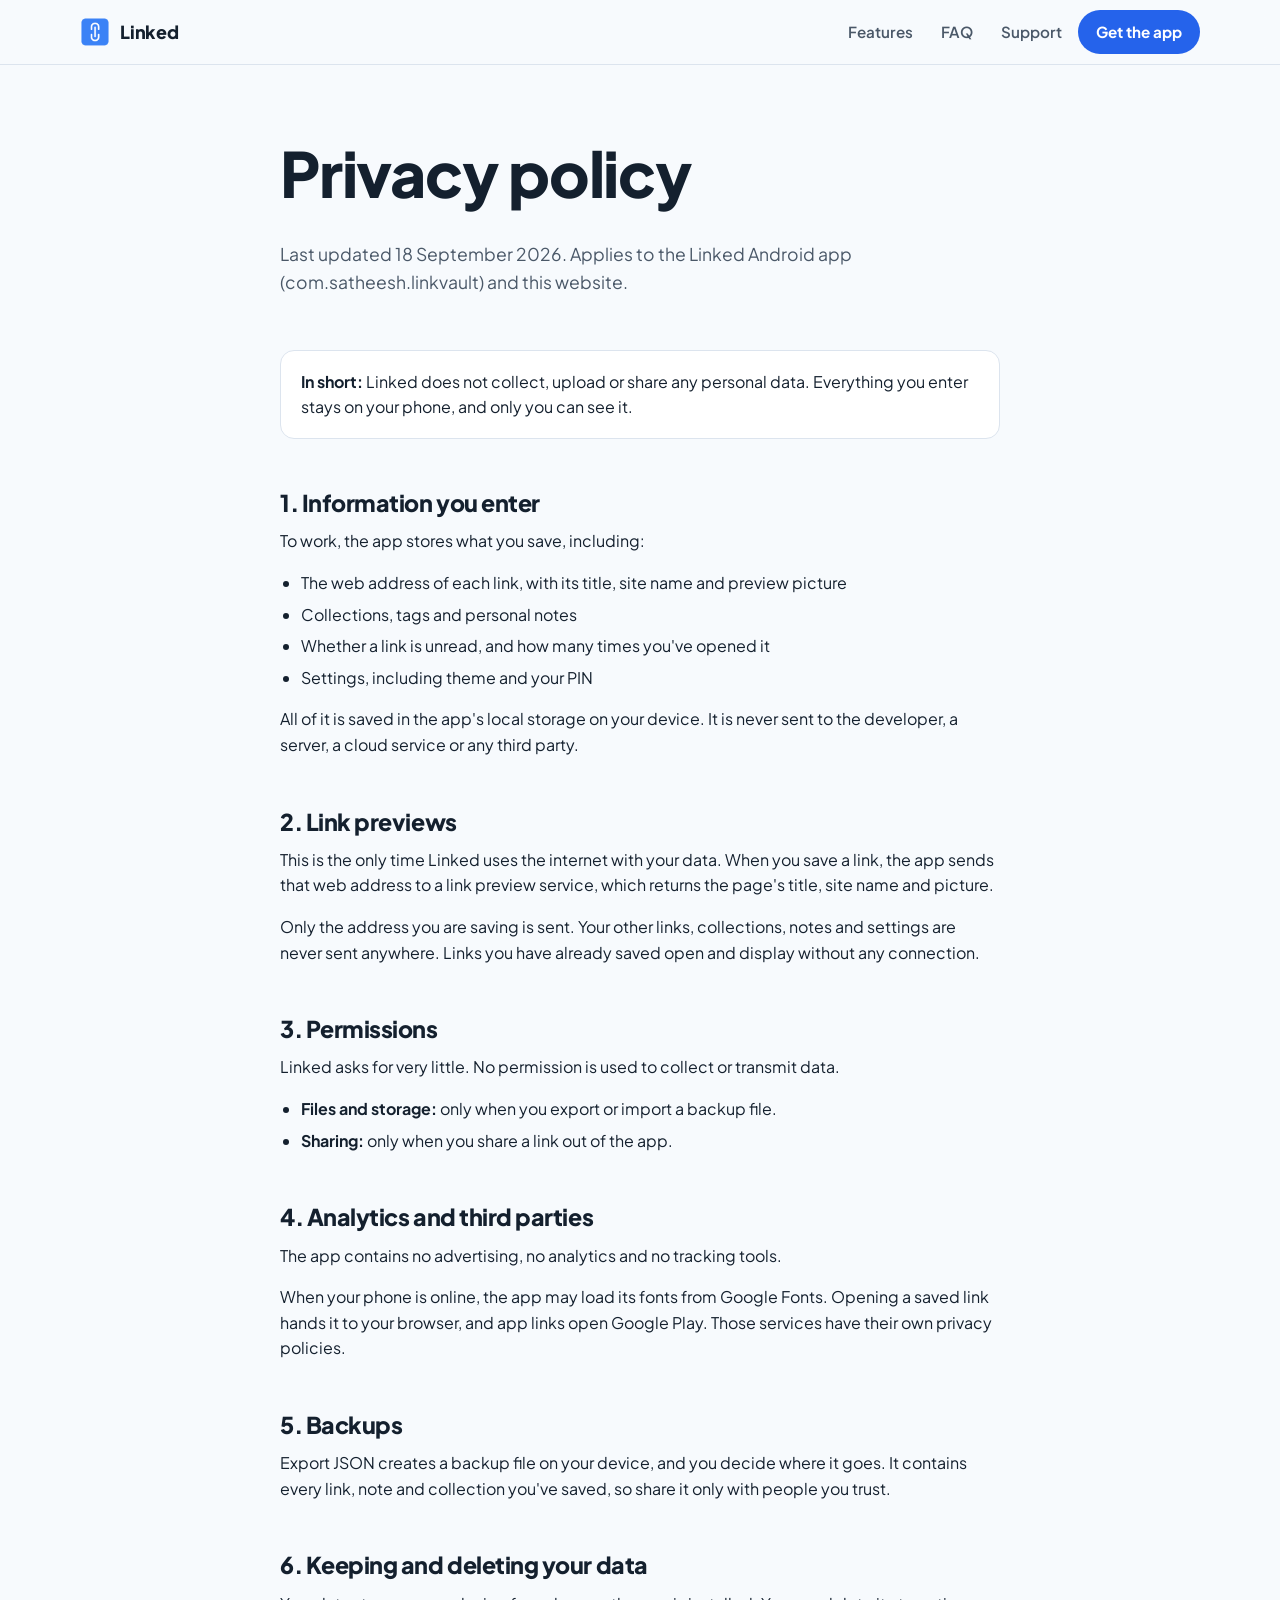
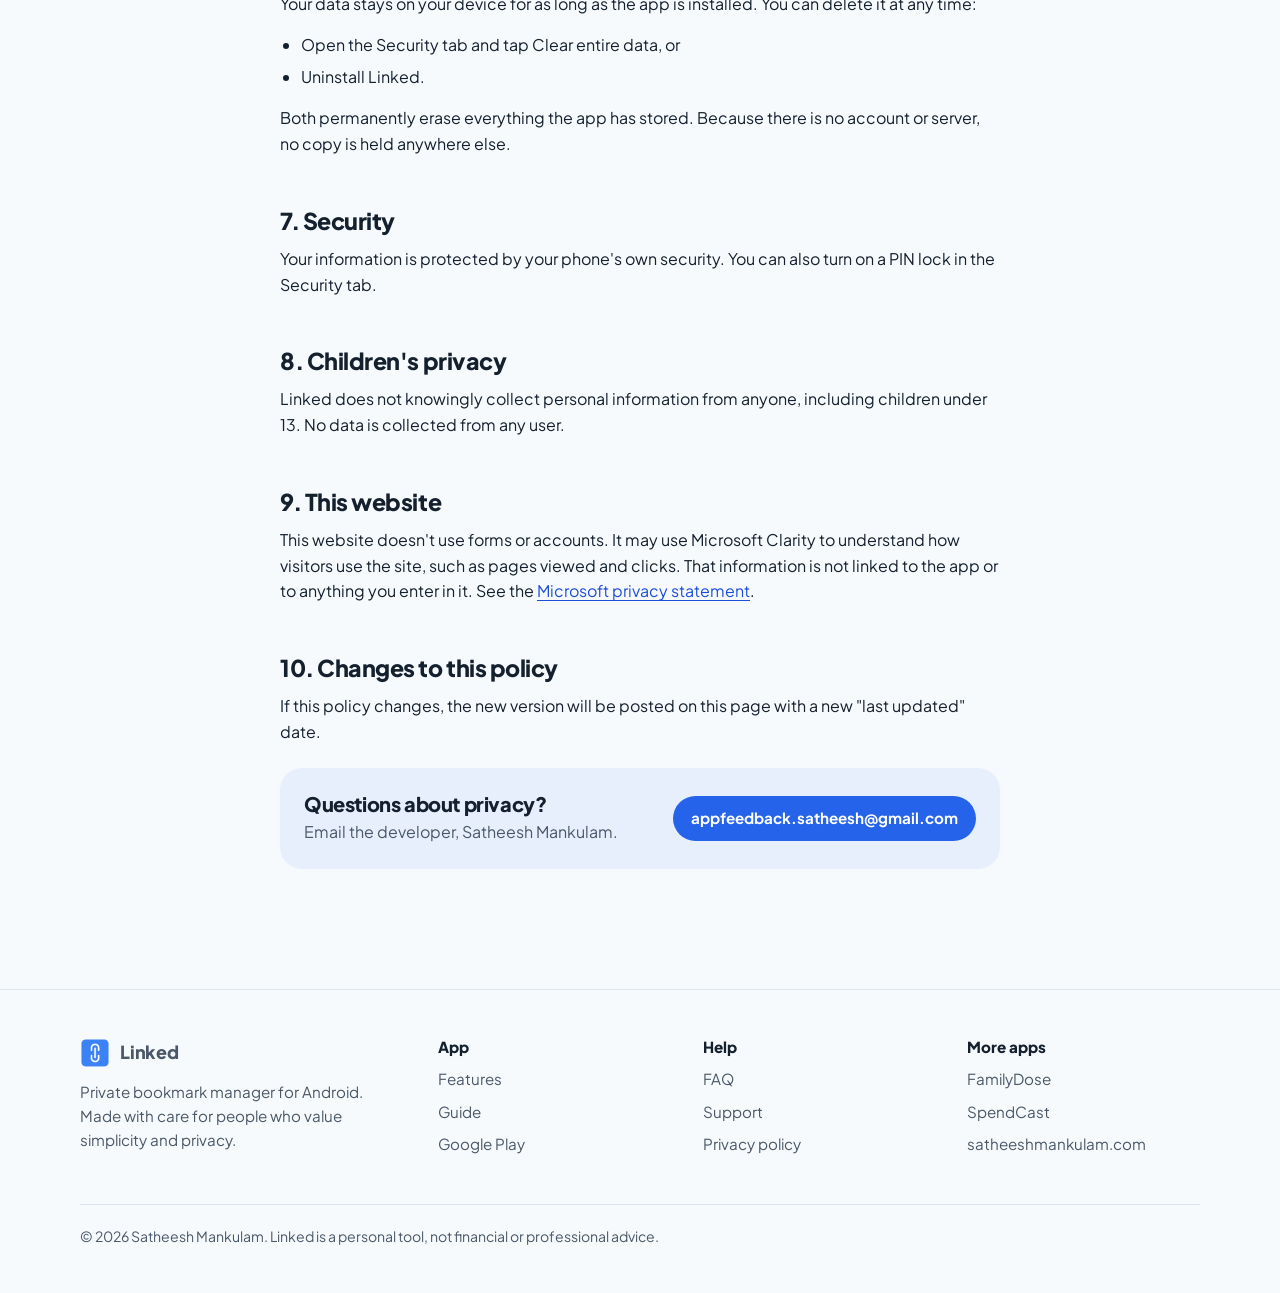
<file: privacy/index.html>
<!doctype html>
<html lang="en">
<head>
<meta charset="utf-8">
<meta name="viewport" content="width=device-width, initial-scale=1">
<title>Privacy policy – Linked</title>
<meta name="description" content="Linked keeps everything you enter on your device. No account, no servers, no data collection.">
<link rel="canonical" href="https://linkedbookmark.netlify.app/privacy/">
<meta name="theme-color" content="#F7FAFD" media="(prefers-color-scheme: light)">
<meta name="theme-color" content="#0D1520" media="(prefers-color-scheme: dark)">
<link rel="icon" type="image/png" sizes="48x48" href="/assets/favicon-48.png">
<link rel="apple-touch-icon" href="/assets/apple-touch-icon.png">
<meta property="og:type" content="website">
<meta property="og:site_name" content="Linked">
<meta property="og:title" content="Privacy policy – Linked">
<meta property="og:description" content="Linked keeps everything you enter on your device. No account, no servers, no data collection.">
<meta property="og:url" content="https://linkedbookmark.netlify.app/privacy/">
<meta property="og:image" content="https://linkedbookmark.netlify.app/assets/og-image.png">
<meta name="twitter:card" content="summary_large_image">
<link rel="preconnect" href="https://fonts.googleapis.com">
<link rel="preconnect" href="https://fonts.gstatic.com" crossorigin>
<link rel="stylesheet" href="https://fonts.googleapis.com/css2?family=Plus+Jakarta+Sans:wght@400;600;700;800&display=swap">
<link rel="stylesheet" href="/assets/site.css">
<script src="/assets/analytics.js" defer></script>

</head>
<body>
<a class="skip" href="#main">Skip to content</a>
<header class="site-header">
  <div class="wrap header-row">
    <a class="brand" href="/"><img src="/assets/logo-96.png" alt="" width="30" height="30">Linked</a>
    <button class="menu-btn" type="button" aria-expanded="false" aria-controls="site-nav">
      <span class="sr-only">Menu</span>
      <svg width="22" height="22" viewBox="0 0 24 24" fill="none" stroke="currentColor" stroke-width="2.2" stroke-linecap="round" aria-hidden="true"><line x1="4" y1="7" x2="20" y2="7"/><line x1="4" y1="12" x2="20" y2="12"/><line x1="4" y1="17" x2="20" y2="17"/></svg>
    </button>
    <nav class="nav" id="site-nav" aria-label="Main"><a href="/#features">Features</a><a href="/faq/">FAQ</a><a href="/support/">Support</a>
      <a class="btn" href="https://play.google.com/store/apps/details?id=com.satheesh.linkvault" rel="noopener">Get the app</a>
    </nav>
  </div>
</header>
<main id="main"><div class="narrow page-head"><h1>Privacy policy</h1>
  <p class="meta">Last updated 18 September 2026. Applies to the Linked Android app (com.satheesh.linkvault) and this website.</p></div>
  <article class="narrow prose">
  <div class="note"><p><strong>In short:</strong> Linked does not collect, upload or share any personal data. Everything you enter stays on your phone, and only you can see it.</p></div>
  <h2>1. Information you enter</h2><p>To work, the app stores what you save, including:</p><ul><li>The web address of each link, with its title, site name and preview picture</li><li>Collections, tags and personal notes</li><li>Whether a link is unread, and how many times you've opened it</li><li>Settings, including theme and your PIN</li></ul><p>All of it is saved in the app's local storage on your device. It is never sent to the developer, a server, a cloud service or any third party.</p><h2>2. Link previews</h2><p>This is the only time Linked uses the internet with your data. When you save a link, the app sends that web address to a link preview service, which returns the page's title, site name and picture.</p><p>Only the address you are saving is sent. Your other links, collections, notes and settings are never sent anywhere. Links you have already saved open and display without any connection.</p><h2>3. Permissions</h2><p>Linked asks for very little. No permission is used to collect or transmit data.</p><ul><li><strong>Files and storage:</strong> only when you export or import a backup file.</li><li><strong>Sharing:</strong> only when you share a link out of the app.</li></ul><h2>4. Analytics and third parties</h2><p>The app contains no advertising, no analytics and no tracking tools.</p><p>When your phone is online, the app may load its fonts from Google Fonts. Opening a saved link hands it to your browser, and app links open Google Play. Those services have their own privacy policies.</p><h2>5. Backups</h2><p>Export JSON creates a backup file on your device, and you decide where it goes. It contains every link, note and collection you've saved, so share it only with people you trust.</p><h2>6. Keeping and deleting your data</h2><p>Your data stays on your device for as long as the app is installed. You can delete it at any time:</p><ul><li>Open the Security tab and tap Clear entire data, or</li><li>Uninstall Linked.</li></ul><p>Both permanently erase everything the app has stored. Because there is no account or server, no copy is held anywhere else.</p><h2>7. Security</h2><p>Your information is protected by your phone's own security. You can also turn on a PIN lock in the Security tab.</p><h2>8. Children's privacy</h2><p>Linked does not knowingly collect personal information from anyone, including children under 13. No data is collected from any user.</p>
  <h2>9. This website</h2>
  <p>This website doesn't use forms or accounts. It may use Microsoft Clarity to understand how visitors use the site, such as pages viewed and clicks. That information is not linked to the app or to anything you enter in it. See the <a href="https://privacy.microsoft.com/privacystatement" rel="noopener">Microsoft privacy statement</a>.</p>
  <h2>10. Changes to this policy</h2>
  <p>If this policy changes, the new version will be posted on this page with a new "last updated" date.</p>
  <div class="contact-card"><div><h2>Questions about privacy?</h2><p>Email the developer, Satheesh Mankulam.</p></div>
  <a class="btn" href="mailto:appfeedback.satheesh@gmail.com?subject=Linked%20privacy%20question">appfeedback.satheesh@gmail.com</a></div>
  </article></main><footer class="site-footer">
  <div class="wrap">
    <div class="footer-grid">
      <div>
        <a class="brand" href="/"><img src="/assets/logo-96.png" alt="" width="30" height="30">Linked</a>
        <p class="about" style="margin-top:12px">Private bookmark manager for Android. Made with care for people who value simplicity and privacy.</p>
      </div>
      <div><h2>App</h2><ul>
        <li><a href="/#features">Features</a></li>
        <li><a href="/bookmark-app-without-account/">Guide</a></li>
        <li><a href="https://play.google.com/store/apps/details?id=com.satheesh.linkvault" rel="noopener">Google Play</a></li>
      </ul></div>
      <div><h2>Help</h2><ul>
        <li><a href="/faq/">FAQ</a></li>
        <li><a href="/support/">Support</a></li>
        <li><a href="/privacy/">Privacy policy</a></li>
      </ul></div>
      <div><h2>More apps</h2><ul><li><a href="https://play.google.com/store/apps/details?id=com.familydose.app" rel="noopener">FamilyDose</a></li><li><a href="https://play.google.com/store/apps/details?id=com.satheesh.spendcast" rel="noopener">SpendCast</a></li>
        <li><a href="https://satheeshmankulam.com" rel="noopener">satheeshmankulam.com</a></li>
      </ul></div>
    </div>
    <p class="footer-base">&copy; <span data-year>2026</span> Satheesh Mankulam. Linked is a personal tool, not financial or professional advice.</p>
  </div>
</footer>
<script src="/assets/site.js" defer></script>
</body>
</html>
</file>
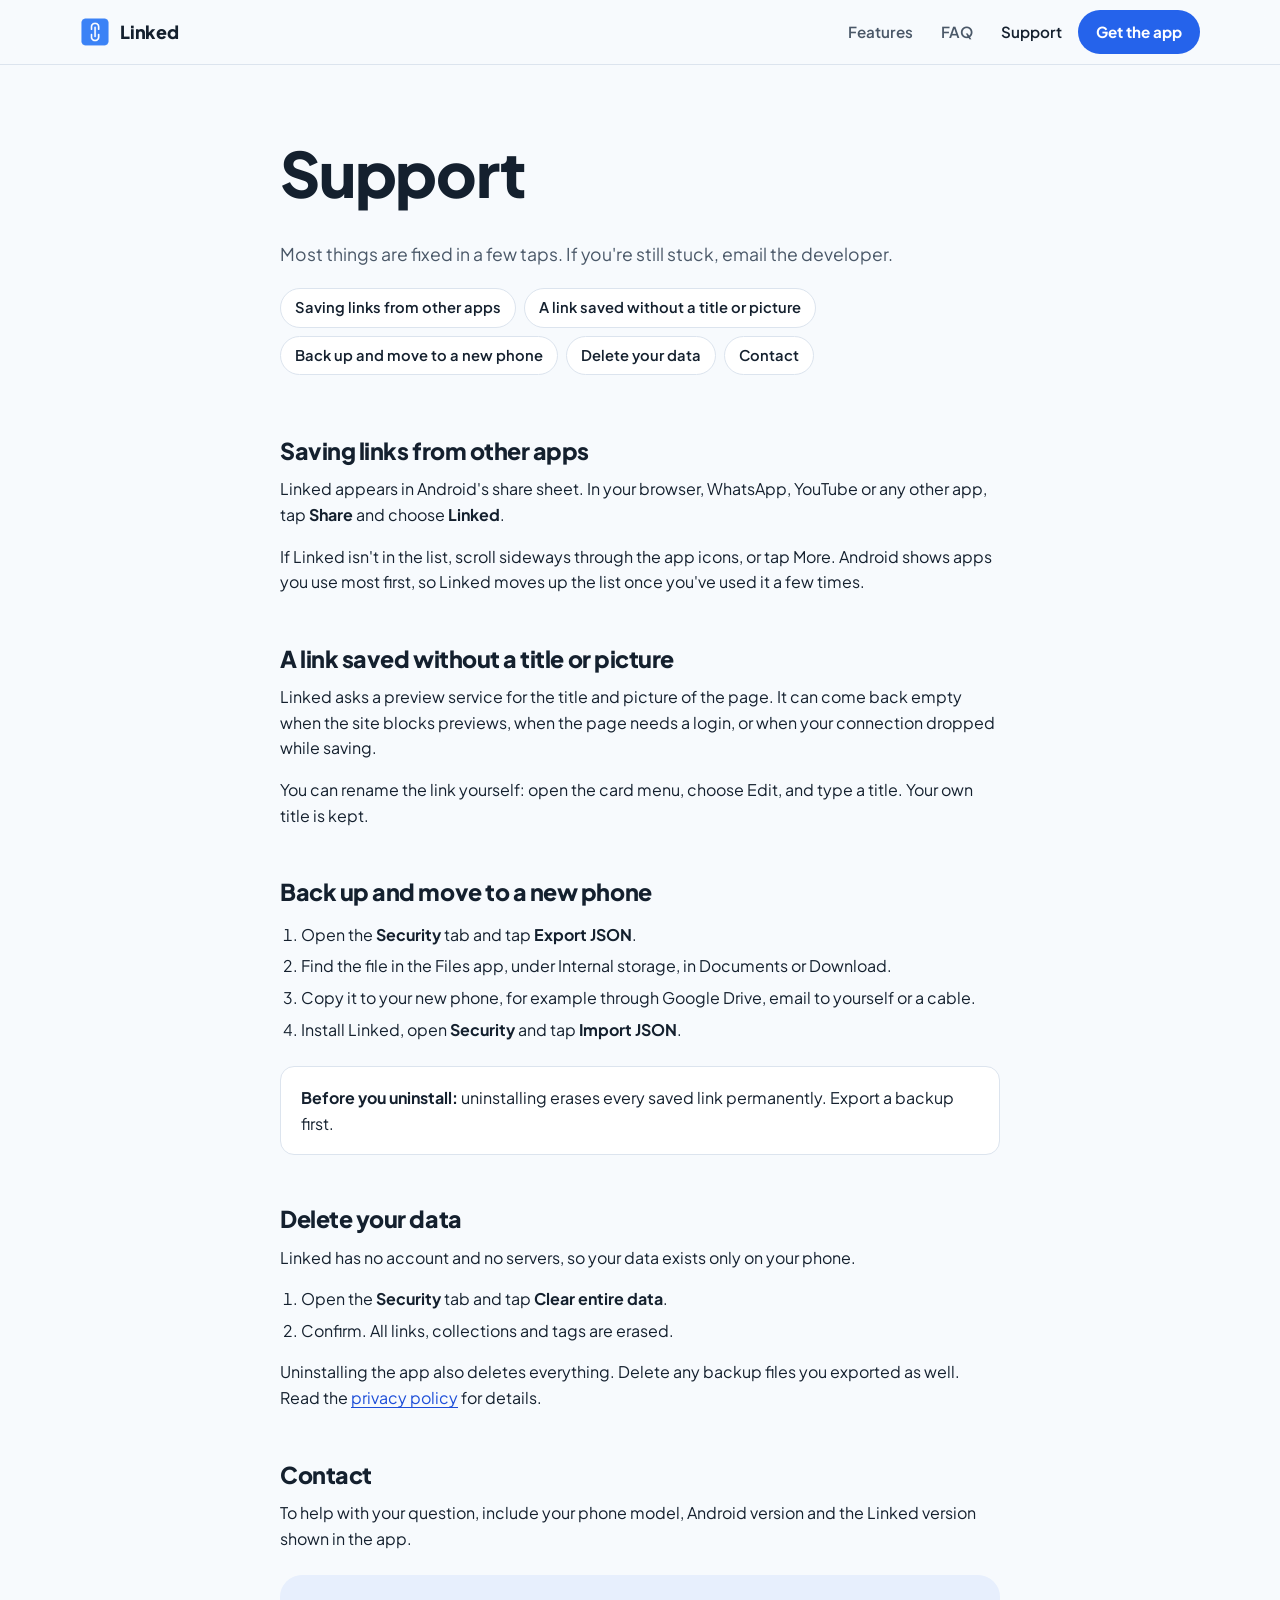
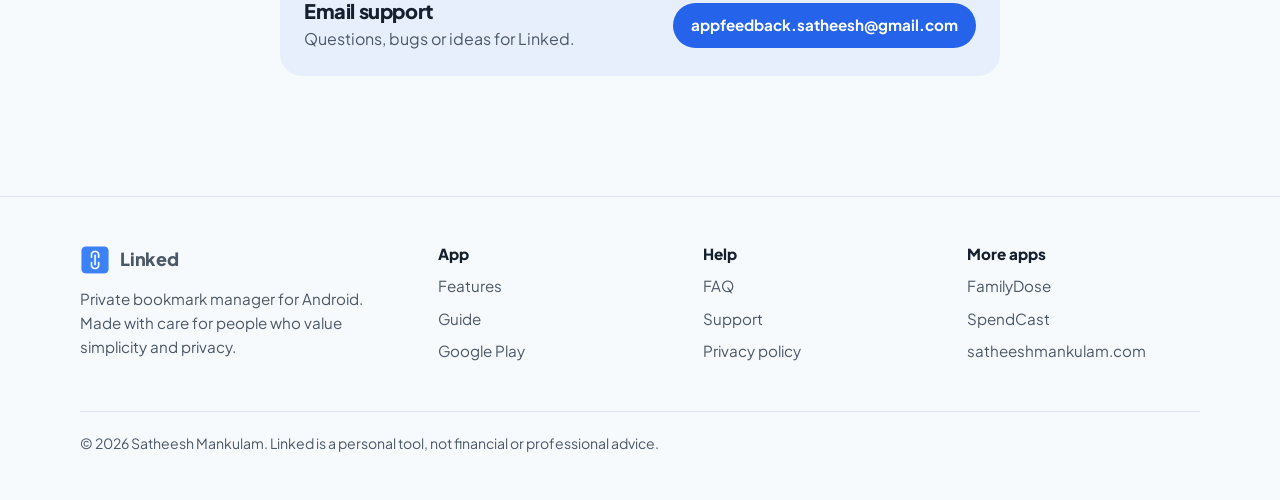
<file: support/index.html>
<!doctype html>
<html lang="en">
<head>
<meta charset="utf-8">
<meta name="viewport" content="width=device-width, initial-scale=1">
<title>Support – Linked</title>
<meta name="description" content="Get help with Linked: backups, data deletion and contacting the developer.">
<link rel="canonical" href="https://linkedbookmark.netlify.app/support/">
<meta name="theme-color" content="#F7FAFD" media="(prefers-color-scheme: light)">
<meta name="theme-color" content="#0D1520" media="(prefers-color-scheme: dark)">
<link rel="icon" type="image/png" sizes="48x48" href="/assets/favicon-48.png">
<link rel="apple-touch-icon" href="/assets/apple-touch-icon.png">
<meta property="og:type" content="website">
<meta property="og:site_name" content="Linked">
<meta property="og:title" content="Support – Linked">
<meta property="og:description" content="Get help with Linked: backups, data deletion and contacting the developer.">
<meta property="og:url" content="https://linkedbookmark.netlify.app/support/">
<meta property="og:image" content="https://linkedbookmark.netlify.app/assets/og-image.png">
<meta name="twitter:card" content="summary_large_image">
<link rel="preconnect" href="https://fonts.googleapis.com">
<link rel="preconnect" href="https://fonts.gstatic.com" crossorigin>
<link rel="stylesheet" href="https://fonts.googleapis.com/css2?family=Plus+Jakarta+Sans:wght@400;600;700;800&display=swap">
<link rel="stylesheet" href="/assets/site.css">
<script src="/assets/analytics.js" defer></script>

</head>
<body>
<a class="skip" href="#main">Skip to content</a>
<header class="site-header">
  <div class="wrap header-row">
    <a class="brand" href="/"><img src="/assets/logo-96.png" alt="" width="30" height="30">Linked</a>
    <button class="menu-btn" type="button" aria-expanded="false" aria-controls="site-nav">
      <span class="sr-only">Menu</span>
      <svg width="22" height="22" viewBox="0 0 24 24" fill="none" stroke="currentColor" stroke-width="2.2" stroke-linecap="round" aria-hidden="true"><line x1="4" y1="7" x2="20" y2="7"/><line x1="4" y1="12" x2="20" y2="12"/><line x1="4" y1="17" x2="20" y2="17"/></svg>
    </button>
    <nav class="nav" id="site-nav" aria-label="Main"><a href="/#features">Features</a><a href="/faq/">FAQ</a><a href="/support/" aria-current="page">Support</a>
      <a class="btn" href="https://play.google.com/store/apps/details?id=com.satheesh.linkvault" rel="noopener">Get the app</a>
    </nav>
  </div>
</header>
<main id="main"><div class="narrow page-head"><h1>Support</h1>
  <p>Most things are fixed in a few taps. If you're still stuck, email the developer.</p>
  <ul class="toc"><li><a href="#saving">Saving links from other apps</a></li><li><a href="#previews">A link saved without a title or picture</a></li><li><a href="#backup">Back up and move to a new phone</a></li><li><a href="#delete">Delete your data</a></li><li><a href="#contact">Contact</a></li></ul></div>
  <article class="narrow prose"><h2 id="saving">Saving links from other apps</h2><p>Linked appears in Android's share sheet. In your browser, WhatsApp, YouTube or any other app, tap <strong>Share</strong> and choose <strong>Linked</strong>.</p><p>If Linked isn't in the list, scroll sideways through the app icons, or tap More. Android shows apps you use most first, so Linked moves up the list once you've used it a few times.</p><h2 id="previews">A link saved without a title or picture</h2><p>Linked asks a preview service for the title and picture of the page. It can come back empty when the site blocks previews, when the page needs a login, or when your connection dropped while saving.</p><p>You can rename the link yourself: open the card menu, choose Edit, and type a title. Your own title is kept.</p><h2 id="backup">Back up and move to a new phone</h2><ol><li>Open the <strong>Security</strong> tab and tap <strong>Export JSON</strong>.</li><li>Find the file in the Files app, under Internal storage, in Documents or Download.</li><li>Copy it to your new phone, for example through Google Drive, email to yourself or a cable.</li><li>Install Linked, open <strong>Security</strong> and tap <strong>Import JSON</strong>.</li></ol><div class="note"><p><strong>Before you uninstall:</strong> uninstalling erases every saved link permanently. Export a backup first.</p></div><h2 id="delete">Delete your data</h2><p>Linked has no account and no servers, so your data exists only on your phone.</p><ol><li>Open the <strong>Security</strong> tab and tap <strong>Clear entire data</strong>.</li><li>Confirm. All links, collections and tags are erased.</li></ol><p>Uninstalling the app also deletes everything. Delete any backup files you exported as well. Read the <a href="/privacy/">privacy policy</a> for details.</p>
  <h2 id="contact">Contact</h2>
  <p>To help with your question, include your phone model, Android version and the Linked version shown in the app.</p>
  <div class="contact-card"><div><h2>Email support</h2><p>Questions, bugs or ideas for Linked.</p></div>
  <a class="btn" href="mailto:appfeedback.satheesh@gmail.com?subject=Linked%20support">appfeedback.satheesh@gmail.com</a></div>
  </article></main><footer class="site-footer">
  <div class="wrap">
    <div class="footer-grid">
      <div>
        <a class="brand" href="/"><img src="/assets/logo-96.png" alt="" width="30" height="30">Linked</a>
        <p class="about" style="margin-top:12px">Private bookmark manager for Android. Made with care for people who value simplicity and privacy.</p>
      </div>
      <div><h2>App</h2><ul>
        <li><a href="/#features">Features</a></li>
        <li><a href="/bookmark-app-without-account/">Guide</a></li>
        <li><a href="https://play.google.com/store/apps/details?id=com.satheesh.linkvault" rel="noopener">Google Play</a></li>
      </ul></div>
      <div><h2>Help</h2><ul>
        <li><a href="/faq/">FAQ</a></li>
        <li><a href="/support/">Support</a></li>
        <li><a href="/privacy/">Privacy policy</a></li>
      </ul></div>
      <div><h2>More apps</h2><ul><li><a href="https://play.google.com/store/apps/details?id=com.familydose.app" rel="noopener">FamilyDose</a></li><li><a href="https://play.google.com/store/apps/details?id=com.satheesh.spendcast" rel="noopener">SpendCast</a></li>
        <li><a href="https://satheeshmankulam.com" rel="noopener">satheeshmankulam.com</a></li>
      </ul></div>
    </div>
    <p class="footer-base">&copy; <span data-year>2026</span> Satheesh Mankulam. Linked is a personal tool, not financial or professional advice.</p>
  </div>
</footer>
<script src="/assets/site.js" defer></script>
</body>
</html>
</file>
<file: assets/site.css>
/* =========================================================
   FamilyDose website — shared styles
   Colours come from the app (blue #2196F3) and the logo (red/green).
   Edit the tokens below to re-theme every page at once.
   ========================================================= */

:root {
  --paper: #F7FAFD;
  --surface: #FFFFFF;
  --ink: #14202E;
  --ink-2: #4A5868;
  --line: #DCE4EE;
  --brand: #3B82F6;
  --link: #1D4ED8;
  --btn-bg: #2563EB;
  --btn-ink: #FFFFFF;
  --tint: #E7EFFD;
  --red: #E53935;
  --green: #2E9E45;
  --band: #0B1530;
  --band-ink: #E7EDF5;
  --band-ink-2: #A9B8C9;

  --font: "Plus Jakarta Sans", system-ui, -apple-system, "Segoe UI", Roboto, sans-serif;
  --font-ml: "Noto Sans Malayalam", "Plus Jakarta Sans", sans-serif;
  --font-hi: "Noto Sans Devanagari", "Plus Jakarta Sans", sans-serif;

  --wrap: 1120px;
  --r-lg: 22px;
  --r-md: 14px;
  --r-sm: 10px;
}

@media (prefers-color-scheme: dark) {
  :root:not([data-theme="light"]) {
    --paper: #0D1520;
    --surface: #152131;
    --ink: #E7EDF5;
    --ink-2: #A3B3C5;
    --line: #243447;
    --link: #7CC0F8;
    --btn-bg: #60A5FA;
    --btn-ink: #0B1530;
    --tint: #16304A;
    --red: #FF6B6B;
    --green: #5CCB72;
    --band: #152131;
  }
}
:root[data-theme="dark"] {
  --paper: #0D1520;
  --surface: #152131;
  --ink: #E7EDF5;
  --ink-2: #A3B3C5;
  --line: #243447;
  --link: #7CC0F8;
  --btn-bg: #60A5FA;
  --btn-ink: #0B1530;
  --tint: #16304A;
  --red: #FF6B6B;
  --green: #5CCB72;
  --band: #152131;
}

/* ---------- Base ---------- */
*, *::before, *::after { box-sizing: border-box; }
html { -webkit-text-size-adjust: 100%; scroll-behavior: smooth; }
@media (prefers-reduced-motion: reduce) { html { scroll-behavior: auto; } }
body {
  margin: 0;
  background: var(--paper);
  color: var(--ink);
  font-family: var(--font);
  font-size: 1rem;
  line-height: 1.6;
  overflow-x: hidden;
}
img { max-width: 100%; height: auto; display: block; }
a { color: var(--link); text-underline-offset: 3px; }
a:hover { text-decoration-thickness: 2px; }
:focus-visible { outline: 3px solid var(--brand); outline-offset: 3px; border-radius: 6px; }
h1, h2, h3 { line-height: 1.15; letter-spacing: -0.02em; margin: 0 0 0.5em; }
h1 { font-size: clamp(2.3rem, 5.2vw, 3.9rem); font-weight: 800; }
h2 { font-size: clamp(1.7rem, 3.2vw, 2.45rem); font-weight: 800; }
h3 { font-size: 1.25rem; font-weight: 700; }
p { margin: 0 0 1em; }
.wrap { width: min(100% - 40px, var(--wrap)); margin-inline: auto; }
.narrow { width: min(100% - 40px, 720px); margin-inline: auto; }
.muted { color: var(--ink-2); }
.skip {
  position: absolute; left: -999px; top: 8px; padding: 10px 14px;
  background: var(--surface); color: var(--ink); z-index: 100; border-radius: var(--r-sm);
}
.skip:focus { left: 8px; }
.sr-only { position: absolute; width: 1px; height: 1px; overflow: hidden; clip: rect(0 0 0 0); white-space: nowrap; }

/* ---------- Header ---------- */
.site-header {
  position: sticky; top: 0; z-index: 50;
  background: color-mix(in srgb, var(--paper) 88%, transparent);
  backdrop-filter: saturate(1.4) blur(10px);
  -webkit-backdrop-filter: saturate(1.4) blur(10px);
  border-bottom: 1px solid var(--line);
}
.header-row { display: flex; align-items: center; gap: 24px; min-height: 64px; }
.brand { display: flex; align-items: center; gap: 10px; color: var(--ink); text-decoration: none; font-weight: 800; font-size: 1.12rem; letter-spacing: -0.01em; }
.brand img { width: 30px; height: 30px; }
.nav { margin-left: auto; display: flex; align-items: center; gap: 4px; }
.nav a:not(.btn) {
  color: var(--ink-2); text-decoration: none; font-weight: 600; font-size: 0.95rem;
  padding: 8px 12px; border-radius: var(--r-sm);
}
.nav a:not(.btn):hover { color: var(--ink); background: var(--tint); }
.nav a[aria-current="page"] { color: var(--ink); }
.menu-btn { display: none; }

@media (max-width: 820px) {
  .menu-btn {
    display: inline-flex; margin-left: auto; align-items: center; justify-content: center;
    width: 44px; height: 44px; border: 1px solid var(--line); border-radius: var(--r-sm);
    background: var(--surface); color: var(--ink); cursor: pointer;
  }
  .nav {
    display: none; position: absolute; left: 0; right: 0; top: 100%;
    flex-direction: column; align-items: stretch; gap: 0;
    background: var(--paper); border-bottom: 1px solid var(--line); padding: 8px 20px 16px;
  }
  .nav.open { display: flex; }
  .nav a:not(.btn) { padding: 12px 4px; font-size: 1rem; border-radius: 0; border-bottom: 1px solid var(--line); }
  .nav .btn { margin-top: 12px; justify-content: center; }
}

/* ---------- Buttons ---------- */
.btn {
  display: inline-flex; align-items: center; gap: 10px;
  font: inherit; font-weight: 700; font-size: 0.95rem;
  padding: 10px 18px; border-radius: 999px; text-decoration: none; cursor: pointer;
  background: var(--btn-bg); color: var(--btn-ink); border: 0;
}
.btn:hover { filter: brightness(1.06); }
.btn-play {
  background: #000; color: #fff; padding: 10px 22px 10px 16px; border-radius: 14px;
  border: 1px solid #3a3a3a; line-height: 1.1;
}
.btn-play svg { width: 26px; height: 28px; flex: none; }
.btn-play small { display: block; font-size: 0.68rem; font-weight: 600; opacity: 0.85; letter-spacing: 0.02em; }
.btn-play span { font-size: 1.15rem; font-weight: 700; letter-spacing: -0.01em; }

/* ---------- Hero ---------- */
.hero { padding: clamp(40px, 7vw, 88px) 0 clamp(32px, 5vw, 64px); }
.hero-grid { display: grid; grid-template-columns: 1.15fr 0.85fr; gap: clamp(24px, 4vw, 56px); align-items: center; }
.hero h1 { margin-bottom: 0.35em; max-width: 15ch; }
.said-in { margin: 0 0 28px; padding: 0; list-style: none; display: grid; gap: 6px; }
.said-in li { color: var(--ink-2); font-weight: 600; font-size: clamp(1.05rem, 2vw, 1.35rem); line-height: 1.45; }
.said-in li:lang(ml) { font-family: var(--font-ml); }
.said-in li:lang(hi) { font-family: var(--font-hi); }
.hero .lede { font-size: 1.12rem; color: var(--ink-2); max-width: 46ch; margin-bottom: 28px; }
.hero-actions { display: flex; flex-wrap: wrap; align-items: center; gap: 14px 22px; }
.facts { display: flex; flex-wrap: wrap; gap: 8px 18px; margin: 0; padding: 0; list-style: none; font-size: 0.92rem; font-weight: 600; color: var(--ink-2); }
.facts li { display: flex; align-items: center; gap: 6px; }
.facts svg { width: 16px; height: 16px; color: var(--green); flex: none; }
.hero-phone {
  display: block; justify-self: center; width: min(100%, 460px);
  -webkit-mask-image: linear-gradient(to bottom, #000 82%, transparent 100%);
          mask-image: linear-gradient(to bottom, #000 82%, transparent 100%);
}
@media (max-width: 820px) {
  .hero-grid { grid-template-columns: 1fr; }
  .hero-phone { width: min(100%, 340px); order: 2; }
}

/* ---------- Sections ---------- */
.section { padding: clamp(56px, 8vw, 104px) 0; }
.section-head { max-width: 640px; margin-bottom: clamp(28px, 4vw, 48px); }
.section-head p { font-size: 1.08rem; color: var(--ink-2); margin: 0; }

/* Features grouped by the app's own tabs */
.tab-groups { display: grid; gap: 0; border-top: 1px solid var(--line); }
.tab-group {
  display: grid; grid-template-columns: 220px 1fr 1fr; gap: 12px 40px;
  padding: 28px 0; border-bottom: 1px solid var(--line); align-items: start;
}
.tab-name { display: flex; align-items: center; gap: 12px; font-weight: 800; font-size: 1.2rem; }
.tab-icon {
  width: 40px; height: 40px; border-radius: 12px; display: grid; place-items: center;
  background: var(--tint); color: var(--brand); flex: none;
}
.tab-icon svg { width: 20px; height: 20px; }
.tab-group p { margin: 0; color: var(--ink-2); }
.tab-group ul { margin: 0; padding-left: 1.1em; }
.tab-group li { margin-bottom: 4px; }
.tab-group li::marker { color: var(--brand); }
@media (max-width: 900px) {
  .tab-group { grid-template-columns: 1fr; gap: 10px; }
}

/* Screens */
.screens {
  display: grid; grid-template-columns: repeat(3, 1fr); gap: 20px;
}
.screens figure { margin: 0; }
.screens img { border-radius: var(--r-md); border: 1px solid var(--line); aspect-ratio: 9 / 16; object-fit: cover; width: 100%; }
@media (max-width: 820px) {
  .screens {
    grid-template-columns: none; grid-auto-flow: column; grid-auto-columns: 62%;
    overflow-x: auto; scroll-snap-type: x mandatory; padding-bottom: 12px;
    margin-inline: -20px; padding-inline: 20px; scroll-padding-inline: 20px;
  }
  .screens figure { scroll-snap-align: start; }
}

/* Privacy band */
.band { background: var(--band); color: var(--band-ink); }
:root[data-theme="dark"] .band { border-block: 1px solid var(--line); }
@media (prefers-color-scheme: dark) { :root:not([data-theme="light"]) .band { border-block: 1px solid var(--line); } }
.band h2 { max-width: 20ch; }
.band p, .band li { color: var(--band-ink-2); }
.band a { color: #9FD2FB; }
.band-grid { display: grid; grid-template-columns: 1.2fr 1fr; gap: 48px; align-items: end; }
.promise { list-style: none; margin: 0; padding: 0; display: grid; gap: 18px; }
.promise li { padding-left: 34px; position: relative; }
.promise strong { color: var(--band-ink); display: block; font-size: 1.05rem; }
.promise li::before {
  content: ""; position: absolute; left: 0; top: 5px; width: 20px; height: 20px; border-radius: 50%;
  background: #2E9E45 url("data:image/svg+xml,%3Csvg xmlns='http://www.w3.org/2000/svg' viewBox='0 0 24 24' fill='none' stroke='white' stroke-width='3.2' stroke-linecap='round' stroke-linejoin='round'%3E%3Cpolyline points='20 6 9 17 4 12'/%3E%3C/svg%3E") center / 12px no-repeat;
}
@media (max-width: 820px) { .band-grid { grid-template-columns: 1fr; gap: 28px; } }

/* Steps (a real sequence, so numbers carry meaning) */
.steps { list-style: none; counter-reset: step; margin: 0; padding: 0; display: grid; grid-template-columns: repeat(4, 1fr); gap: 24px; }
.steps li { counter-increment: step; }
.steps li::before {
  content: counter(step); display: grid; place-items: center; width: 36px; height: 36px; border-radius: 50%;
  background: var(--btn-bg); color: var(--btn-ink); font-weight: 800; margin-bottom: 14px;
}
.steps h3 { font-size: 1.08rem; margin-bottom: 6px; }
.steps p { color: var(--ink-2); margin: 0; font-size: 0.97rem; }
@media (max-width: 900px) { .steps { grid-template-columns: 1fr 1fr; } }
@media (max-width: 520px) { .steps { grid-template-columns: 1fr; } }

.video-row {
  margin-top: 40px; display: flex; flex-wrap: wrap; align-items: center; justify-content: space-between; gap: 16px;
  padding: 20px 24px; border: 1px solid var(--line); border-radius: var(--r-lg); background: var(--surface);
}
.video-row p { margin: 0; }

/* FAQ (native details/summary: keyboard + screen-reader friendly) */
.faq { border-top: 1px solid var(--line); }
.faq details { border-bottom: 1px solid var(--line); }
.faq summary {
  list-style: none; cursor: pointer; padding: 20px 40px 20px 0; position: relative;
  font-weight: 700; font-size: 1.07rem;
}
.faq summary::-webkit-details-marker { display: none; }
.faq summary::after {
  content: ""; position: absolute; right: 6px; top: 50%; width: 11px; height: 11px;
  border-right: 2.5px solid var(--ink-2); border-bottom: 2.5px solid var(--ink-2);
  transform: translateY(-70%) rotate(45deg); transition: transform .2s ease;
}
.faq details[open] summary::after { transform: translateY(-30%) rotate(-135deg); }
@media (prefers-reduced-motion: reduce) { .faq summary::after { transition: none; } }
.faq .answer { padding: 0 0 20px; color: var(--ink-2); max-width: 68ch; }
.faq .answer p:last-child { margin-bottom: 0; }

/* CTA */
.cta { text-align: center; }
.cta img { width: 72px; height: 72px; margin: 0 auto 18px; }
.cta p { color: var(--ink-2); max-width: 44ch; margin: 0 auto 26px; }
.cta .btn-play { margin: 0 auto; }

/* ---------- Inner pages ---------- */
.page-head { padding: clamp(40px, 6vw, 72px) 0 12px; }
.page-head p { font-size: 1.1rem; color: var(--ink-2); max-width: 60ch; }
.prose { padding-bottom: clamp(56px, 8vw, 96px); }
.prose h2 { font-size: 1.45rem; margin-top: 2.2em; }
.prose h3 { margin-top: 1.6em; }
.prose p, .prose li { max-width: 68ch; }
.prose ul, .prose ol { padding-left: 1.3em; }
.prose li { margin-bottom: 6px; }
.meta { font-size: 0.92rem; color: var(--ink-2); }
.note {
  border: 1px solid var(--line); background: var(--surface); border-radius: var(--r-md);
  padding: 18px 20px; margin: 24px 0;
}
.note p:last-child { margin-bottom: 0; }
.contact-card {
  display: flex; flex-wrap: wrap; align-items: center; justify-content: space-between; gap: 16px;
  background: var(--tint); border-radius: var(--r-lg); padding: 24px; margin: 24px 0;
}
.contact-card h2 { margin: 0 0 4px; font-size: 1.25rem; }
.contact-card p { margin: 0; color: var(--ink-2); }
.toc { display: flex; flex-wrap: wrap; gap: 8px; margin: 20px 0 0; padding: 0; list-style: none; }
.toc a {
  display: inline-block; padding: 7px 14px; border-radius: 999px; border: 1px solid var(--line);
  background: var(--surface); color: var(--ink); text-decoration: none; font-weight: 600; font-size: 0.92rem;
}
.toc a:hover { border-color: var(--brand); }

/* Changelog */
.release { border-top: 1px solid var(--line); padding: 28px 0; display: grid; grid-template-columns: 180px 1fr; gap: 12px 32px; }
.release h2 { font-size: 1.35rem; margin: 0; }
.release .when { color: var(--ink-2); font-size: 0.95rem; margin: 4px 0 0; }
.release h3 { font-size: 1rem; margin: 0 0 6px; }
.release ul { margin: 0 0 16px; padding-left: 1.2em; }
.current { display: inline-block; margin-top: 8px; font-size: 0.8rem; font-weight: 700; padding: 3px 10px; border-radius: 999px; background: var(--tint); color: var(--link); }
@media (max-width: 640px) { .release { grid-template-columns: 1fr; } }

/* Blog */
.posts { list-style: none; margin: 0; padding: 0; border-top: 1px solid var(--line); }
.posts li { border-bottom: 1px solid var(--line); }
.posts a { display: block; padding: 26px 0; text-decoration: none; color: inherit; }
.posts a:hover h2 { color: var(--link); }
.posts h2 { font-size: 1.35rem; margin: 0 0 6px; }
.posts p { color: var(--ink-2); margin: 0 0 8px; max-width: 64ch; }
.posts .meta { margin: 0; }

/* ---------- Footer ---------- */
.site-footer { border-top: 1px solid var(--line); padding: 48px 0 32px; font-size: 0.95rem; }
.footer-grid { display: grid; grid-template-columns: 1.4fr 1fr 1fr 1fr; gap: 32px; }
.footer-grid h2 { font-size: 0.95rem; letter-spacing: 0; margin: 0 0 12px; }
.footer-grid ul { list-style: none; margin: 0; padding: 0; display: grid; gap: 8px; }
.footer-grid a { color: var(--ink-2); text-decoration: none; }
.footer-grid a:hover { color: var(--ink); text-decoration: underline; }
.footer-grid .about { color: var(--ink-2); max-width: 34ch; }
.footer-base { margin-top: 36px; padding-top: 20px; border-top: 1px solid var(--line); color: var(--ink-2); font-size: 0.88rem; }
@media (max-width: 820px) { .footer-grid { grid-template-columns: 1fr 1fr; } .footer-grid > :first-child { grid-column: 1 / -1; } }

/* ---------- About the developer ---------- */
.about-dev { border-top: 1px solid var(--line); }
.about-grid { display: grid; grid-template-columns: 1.2fr 1fr; gap: 48px; align-items: start; }
.eyebrow-plain { font-weight: 700; color: var(--ink-2); margin: 0 0 6px; }
.about-dev p { color: var(--ink-2); max-width: 60ch; }
.dev-links { display: flex; align-items: center; gap: 18px; flex-wrap: wrap; margin-top: 20px; }
.about-dev h3 { font-size: 1.05rem; margin-bottom: 12px; }
.app-list { list-style: none; margin: 0; padding: 0; display: grid; gap: 10px; }
.app-list a { display: flex; flex-direction: column; padding: 14px 16px; border: 1px solid var(--line); border-radius: var(--r-md);
  background: var(--surface); text-decoration: none; color: var(--ink); }
.app-list a:hover { border-color: var(--brand); }
.app-list a[aria-current="page"] { border-color: var(--brand); background: var(--tint); }
.app-list span { color: var(--ink-2); font-size: 0.92rem; }
@media (max-width: 820px) { .about-grid { grid-template-columns: 1fr; gap: 28px; } }

/* ---------- Guide pages ---------- */
.lead-answer { font-size: 1.18rem; color: var(--ink); max-width: 60ch; }
.guide-link { margin-top: 28px; font-weight: 700; }
.table-wrap { overflow-x: auto; }
.checklist { width: 100%; border-collapse: collapse; margin: 8px 0 12px; }
.checklist th, .checklist td { text-align: left; padding: 12px 14px; border-bottom: 1px solid var(--line); vertical-align: top; }
.checklist th { font-weight: 600; color: var(--ink-2); width: 55%; }
.checklist td { font-weight: 700; }
</file>
